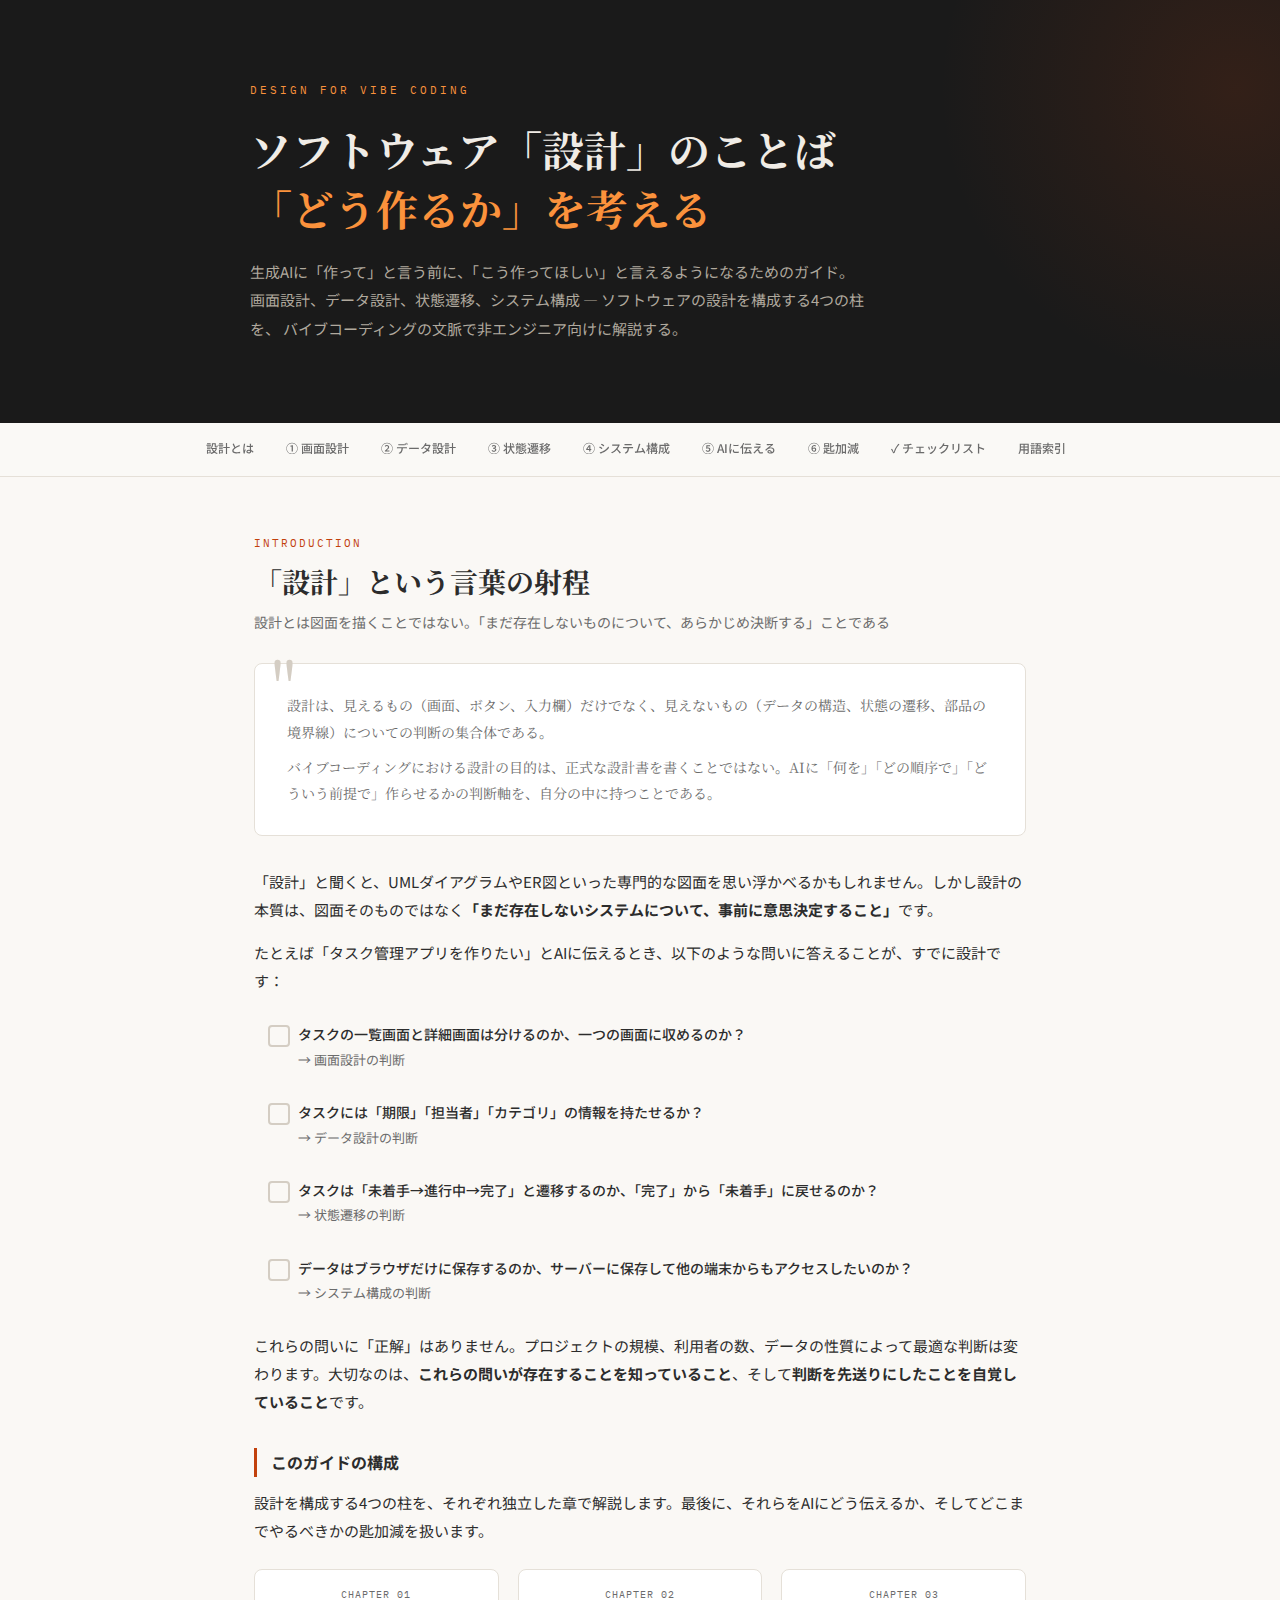
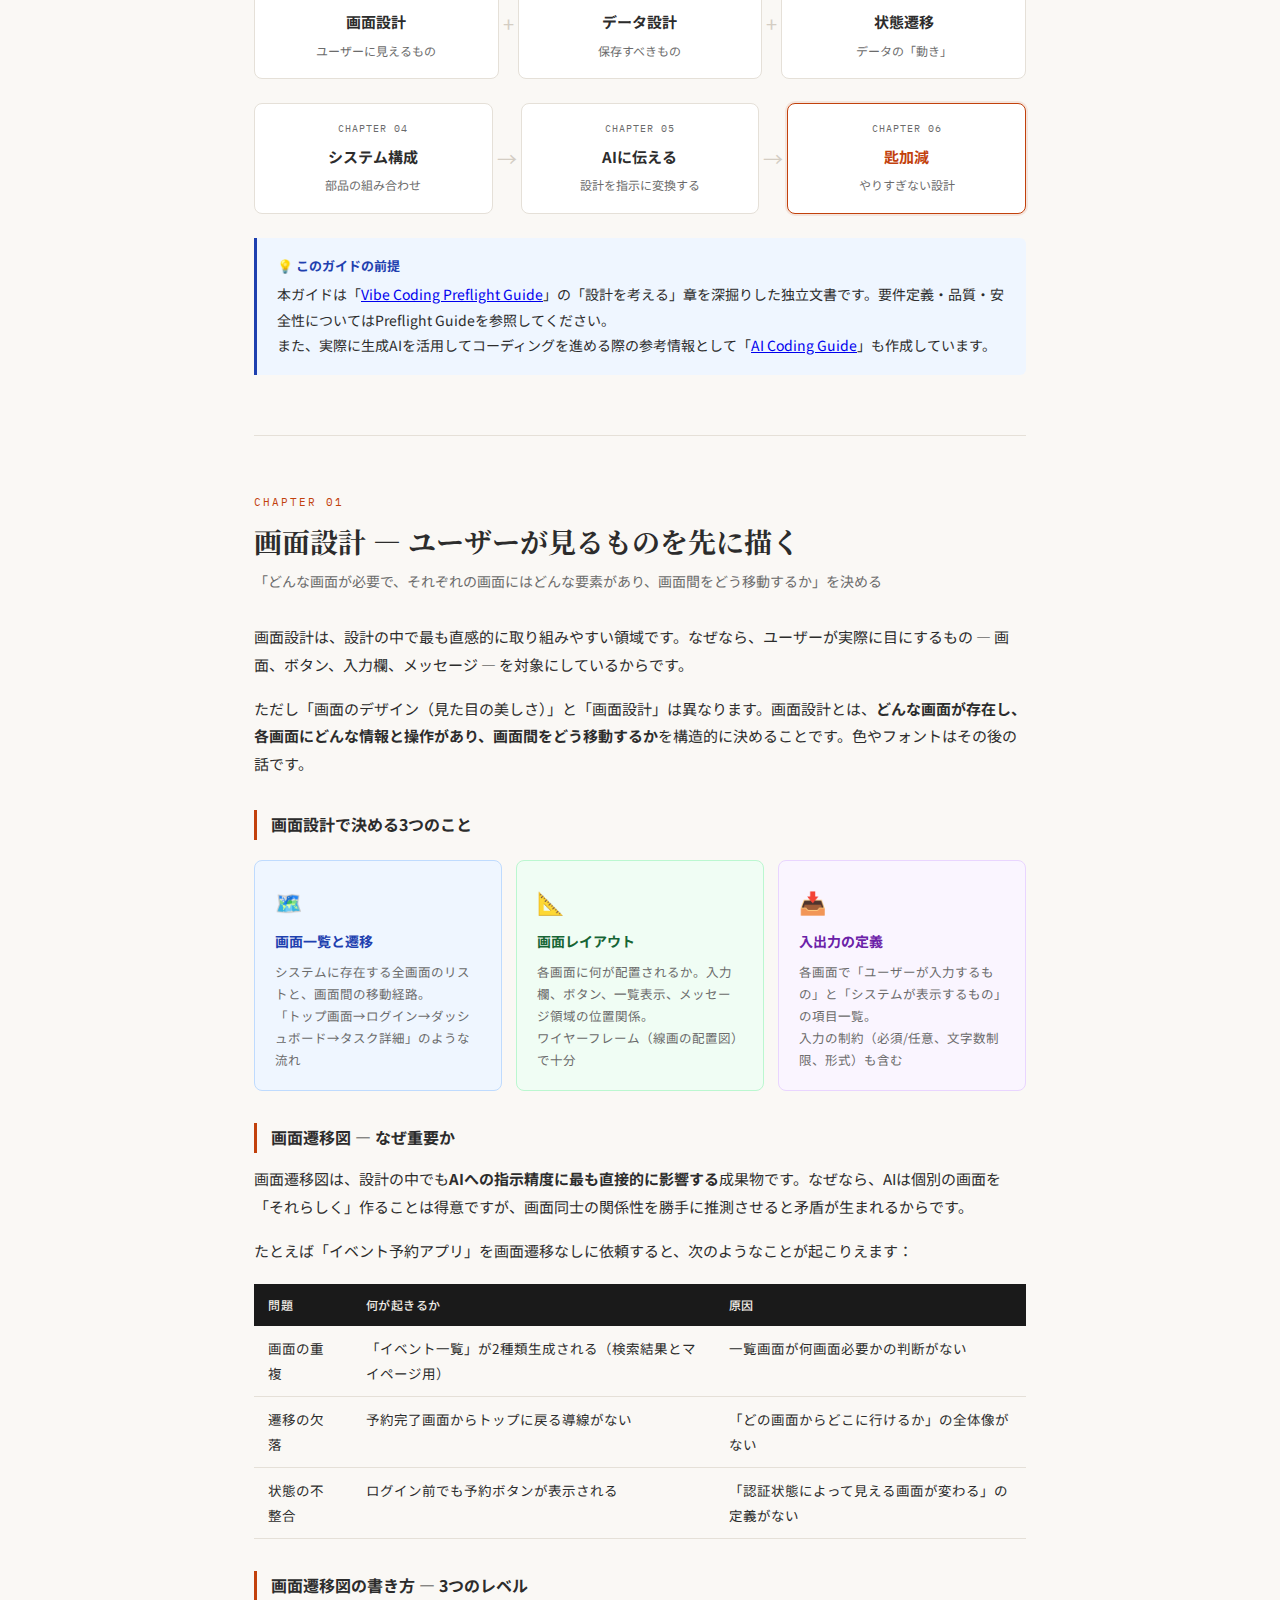
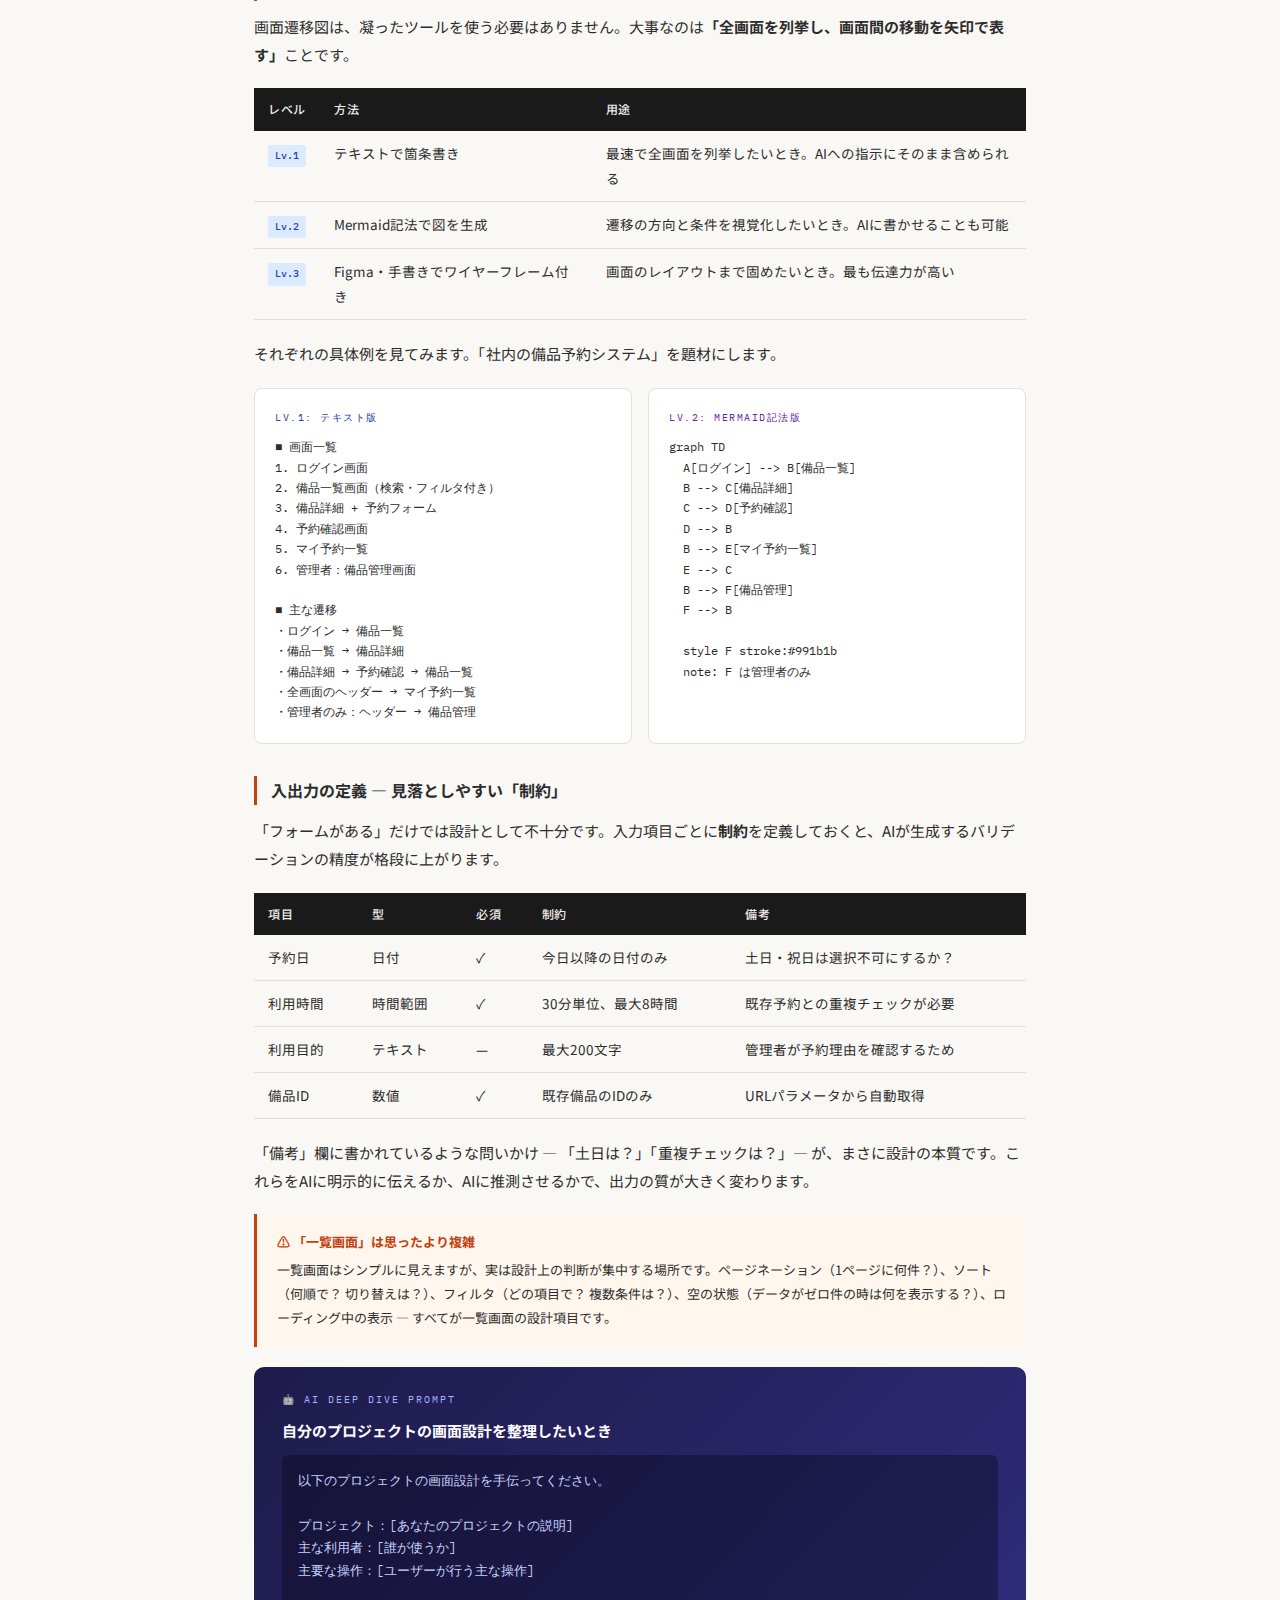
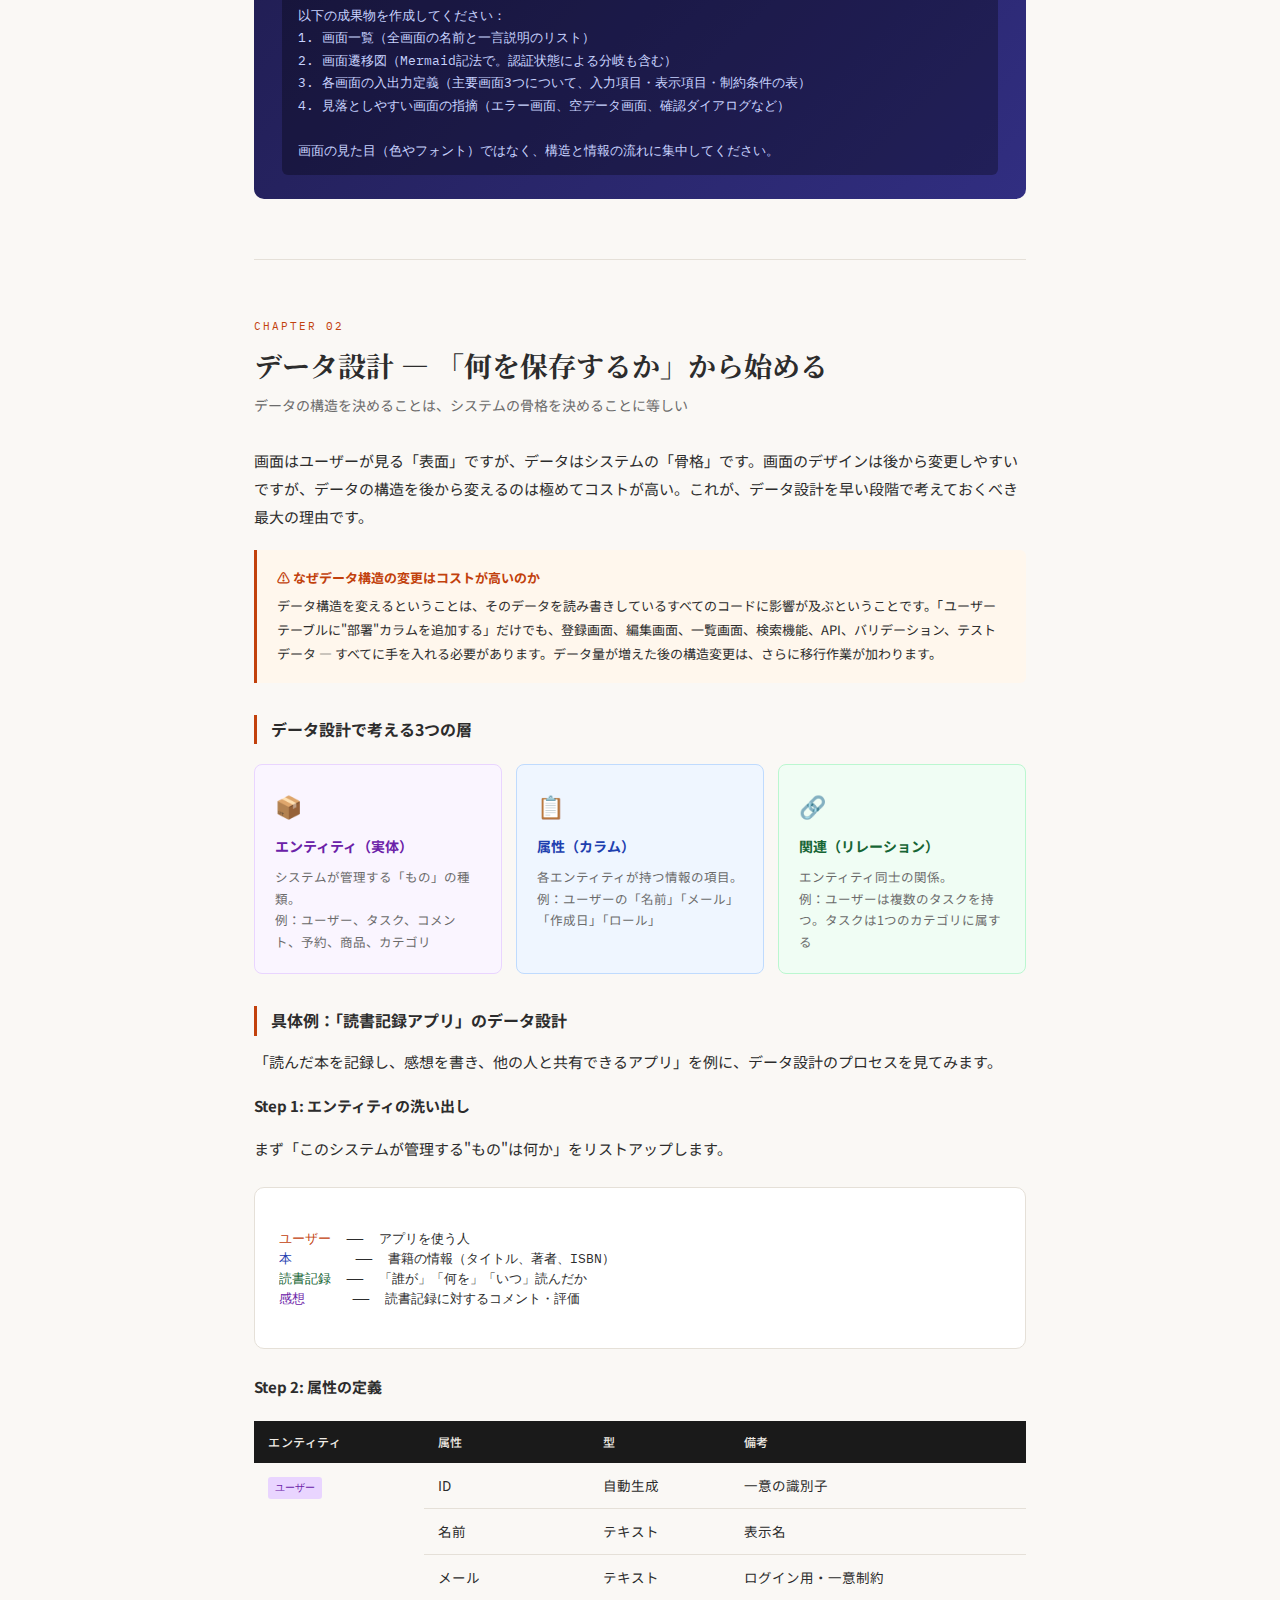
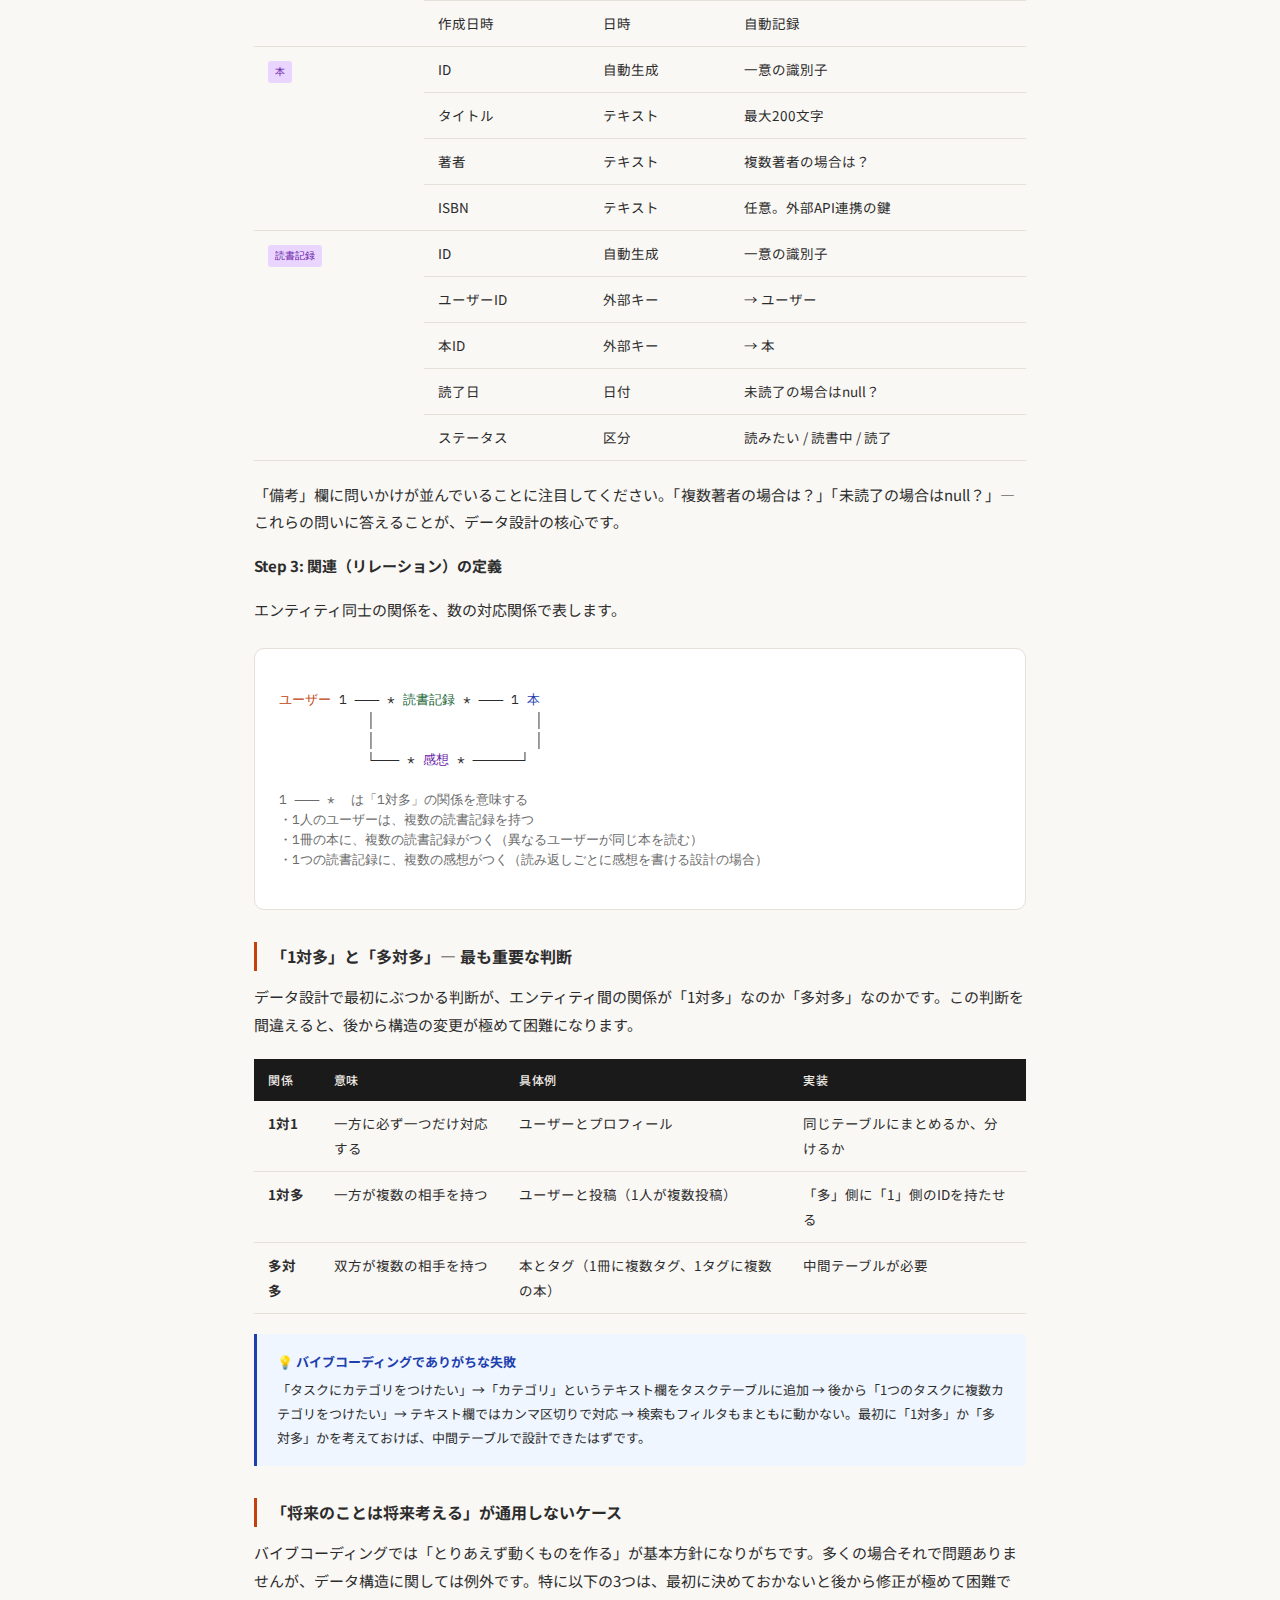
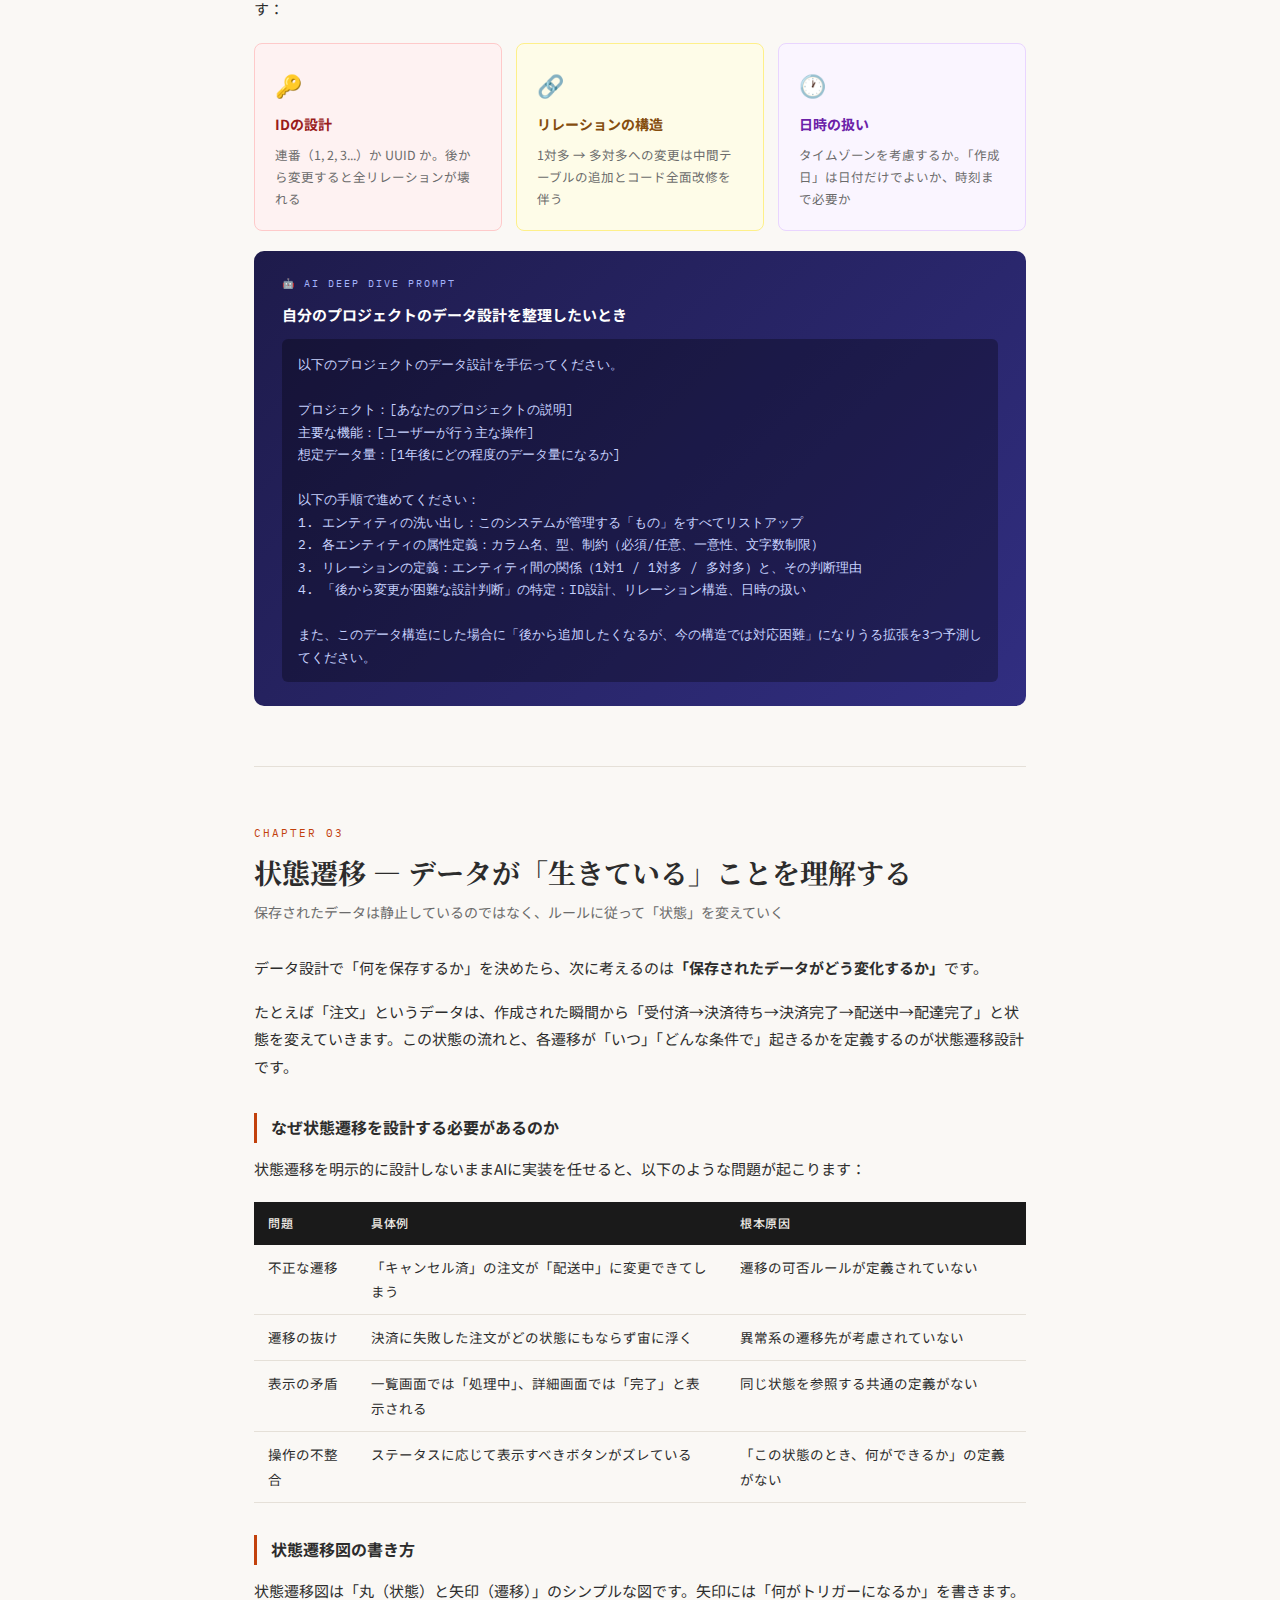
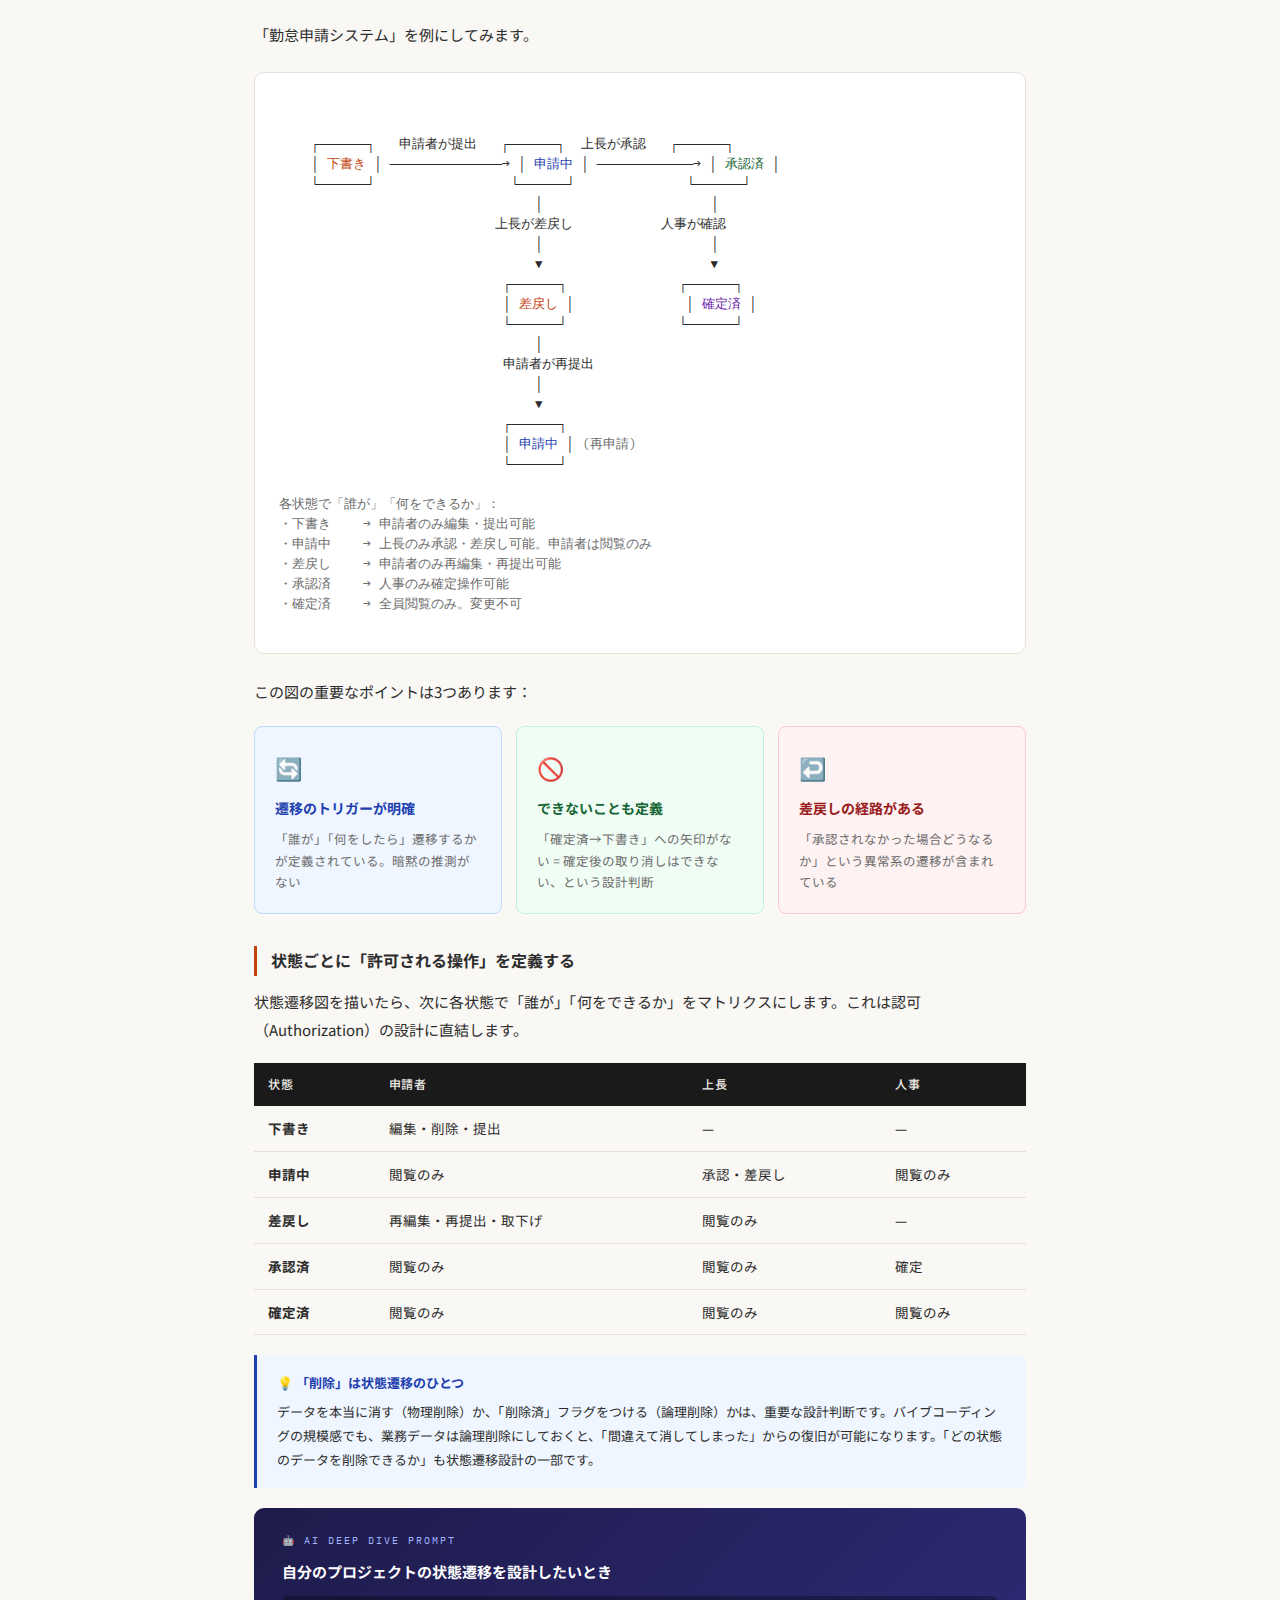
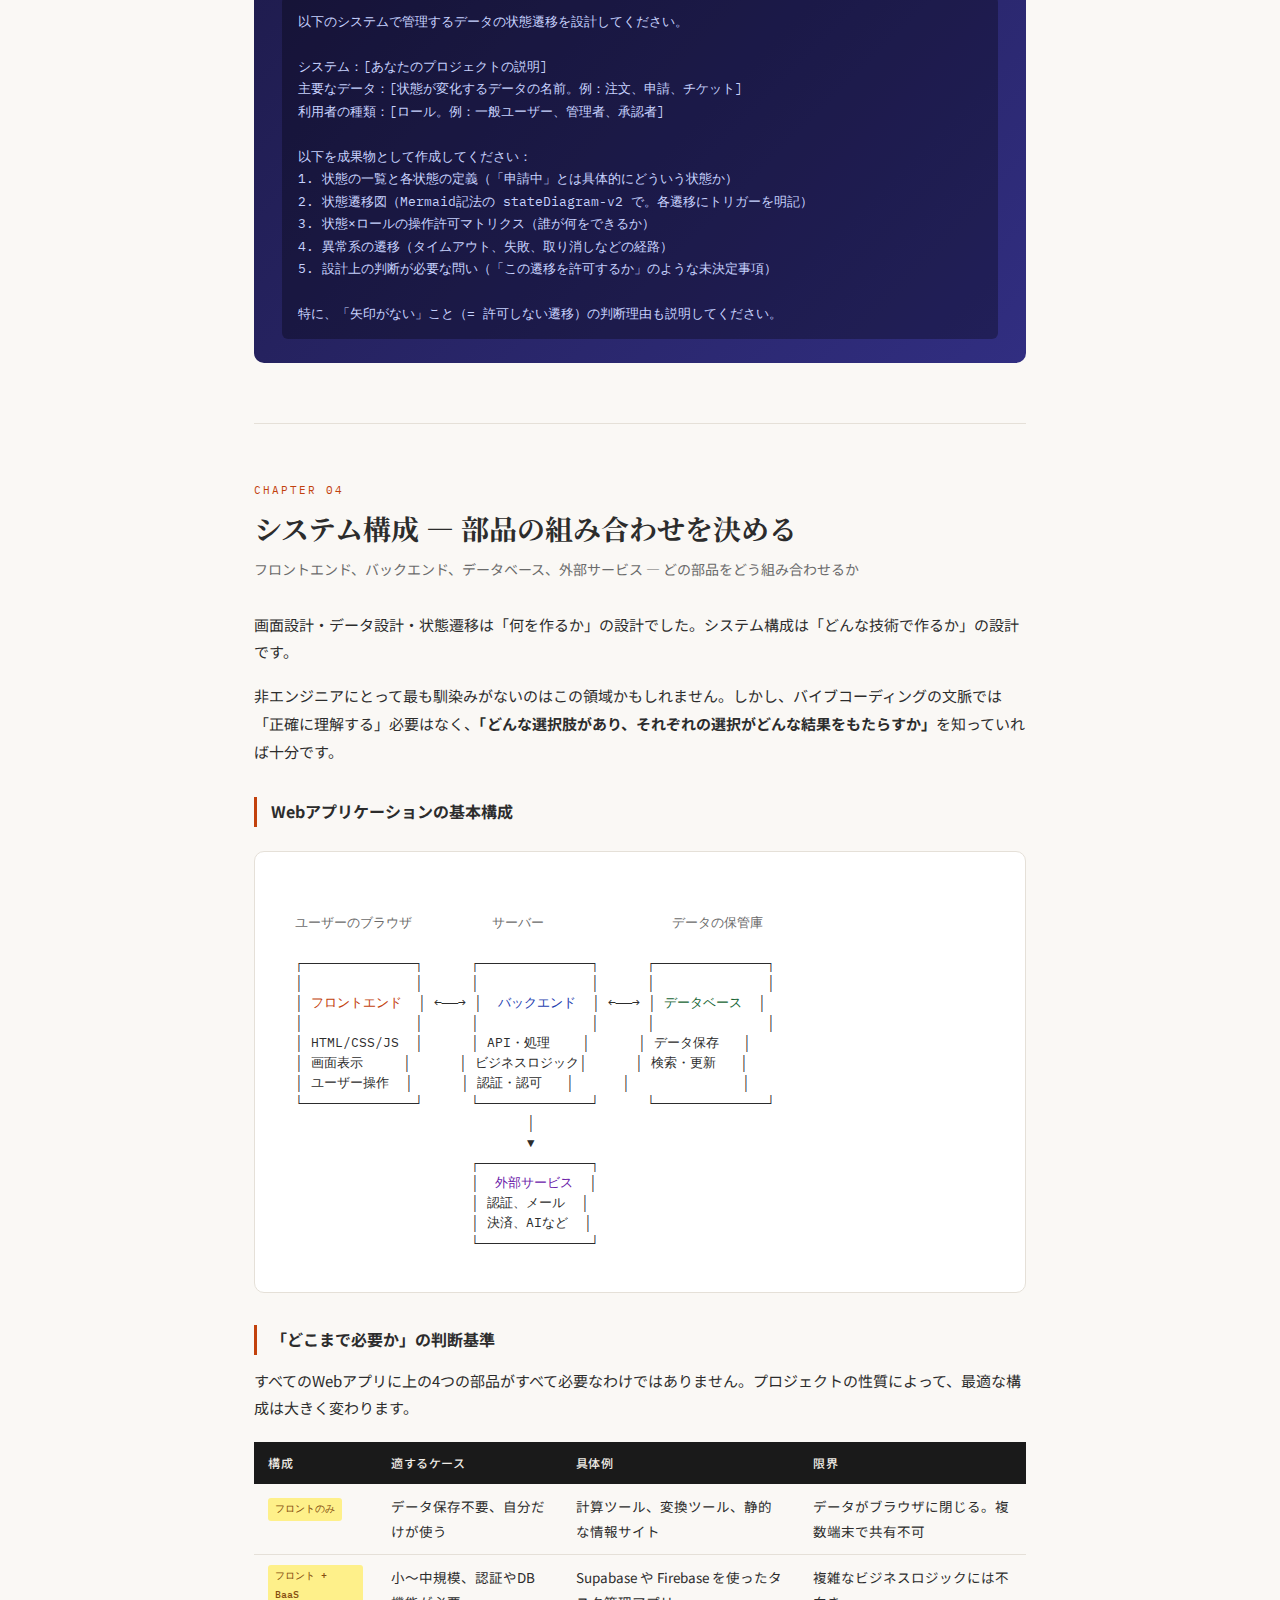
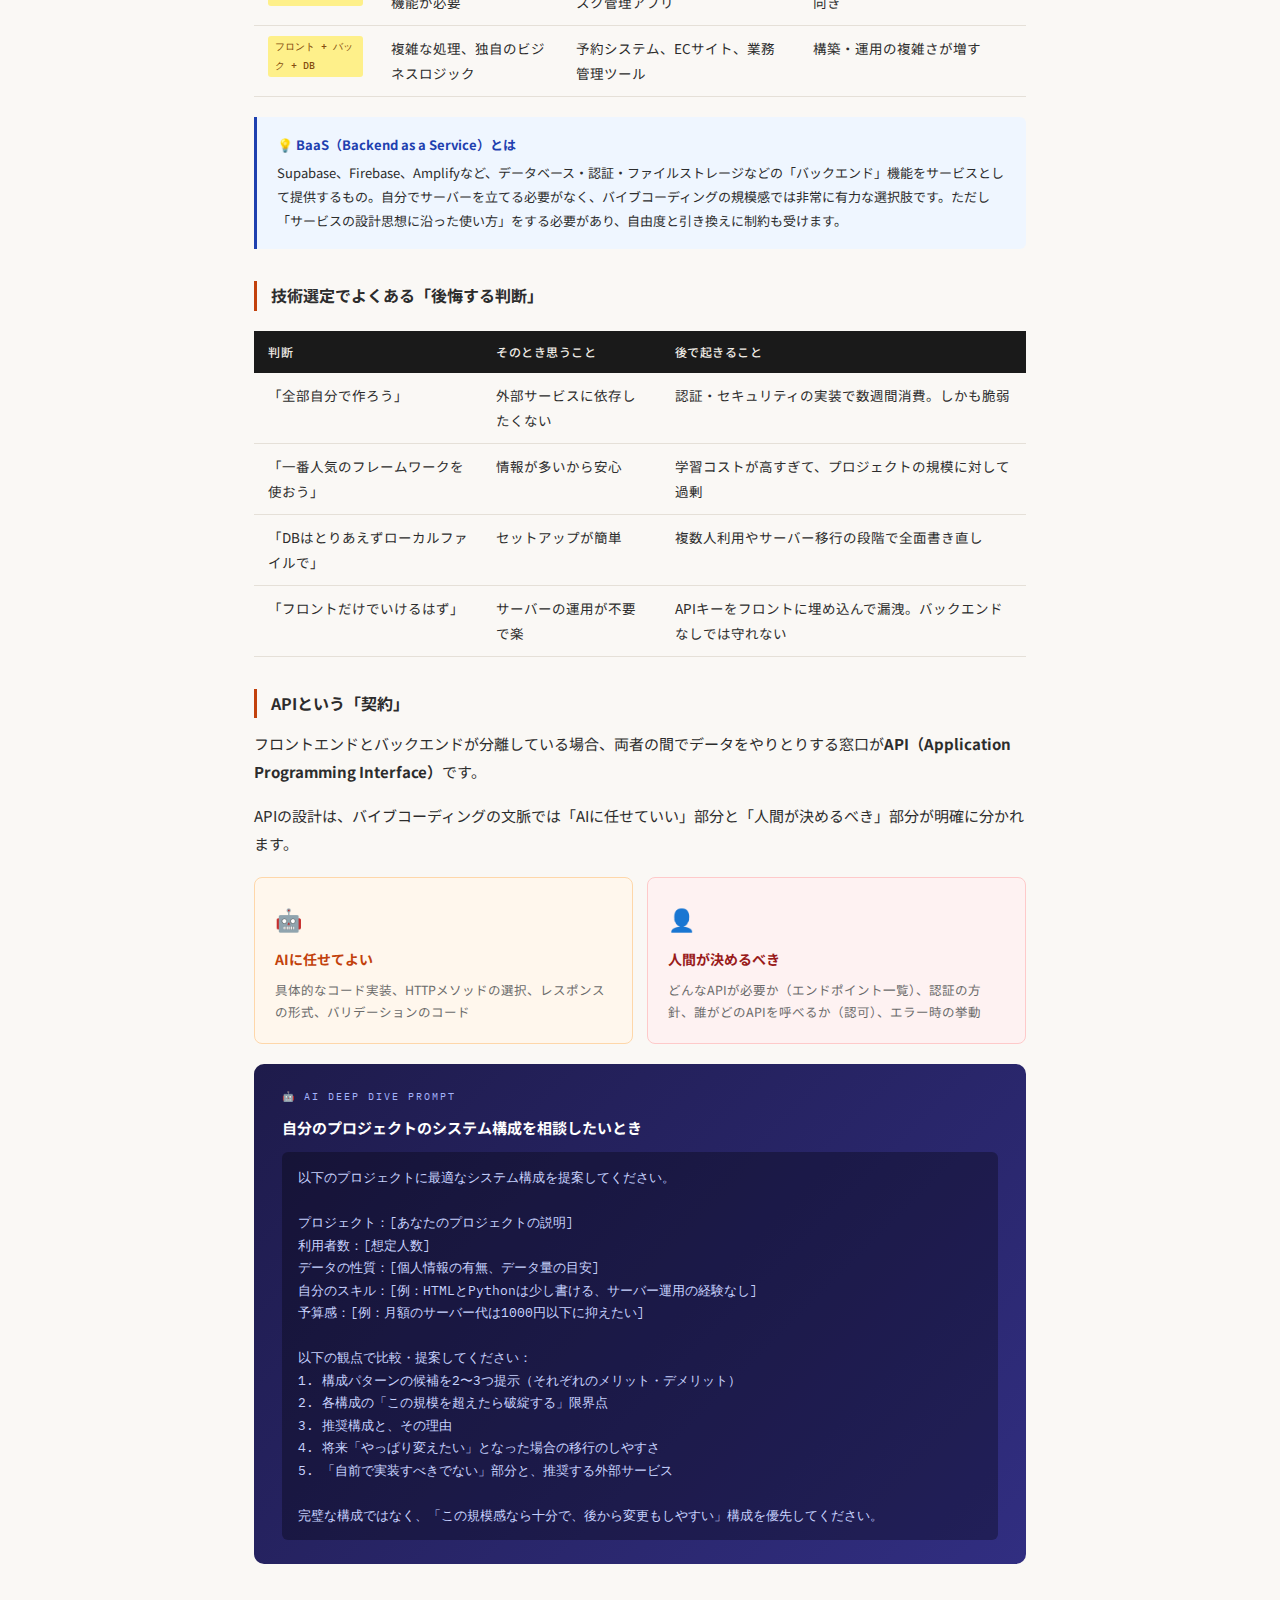
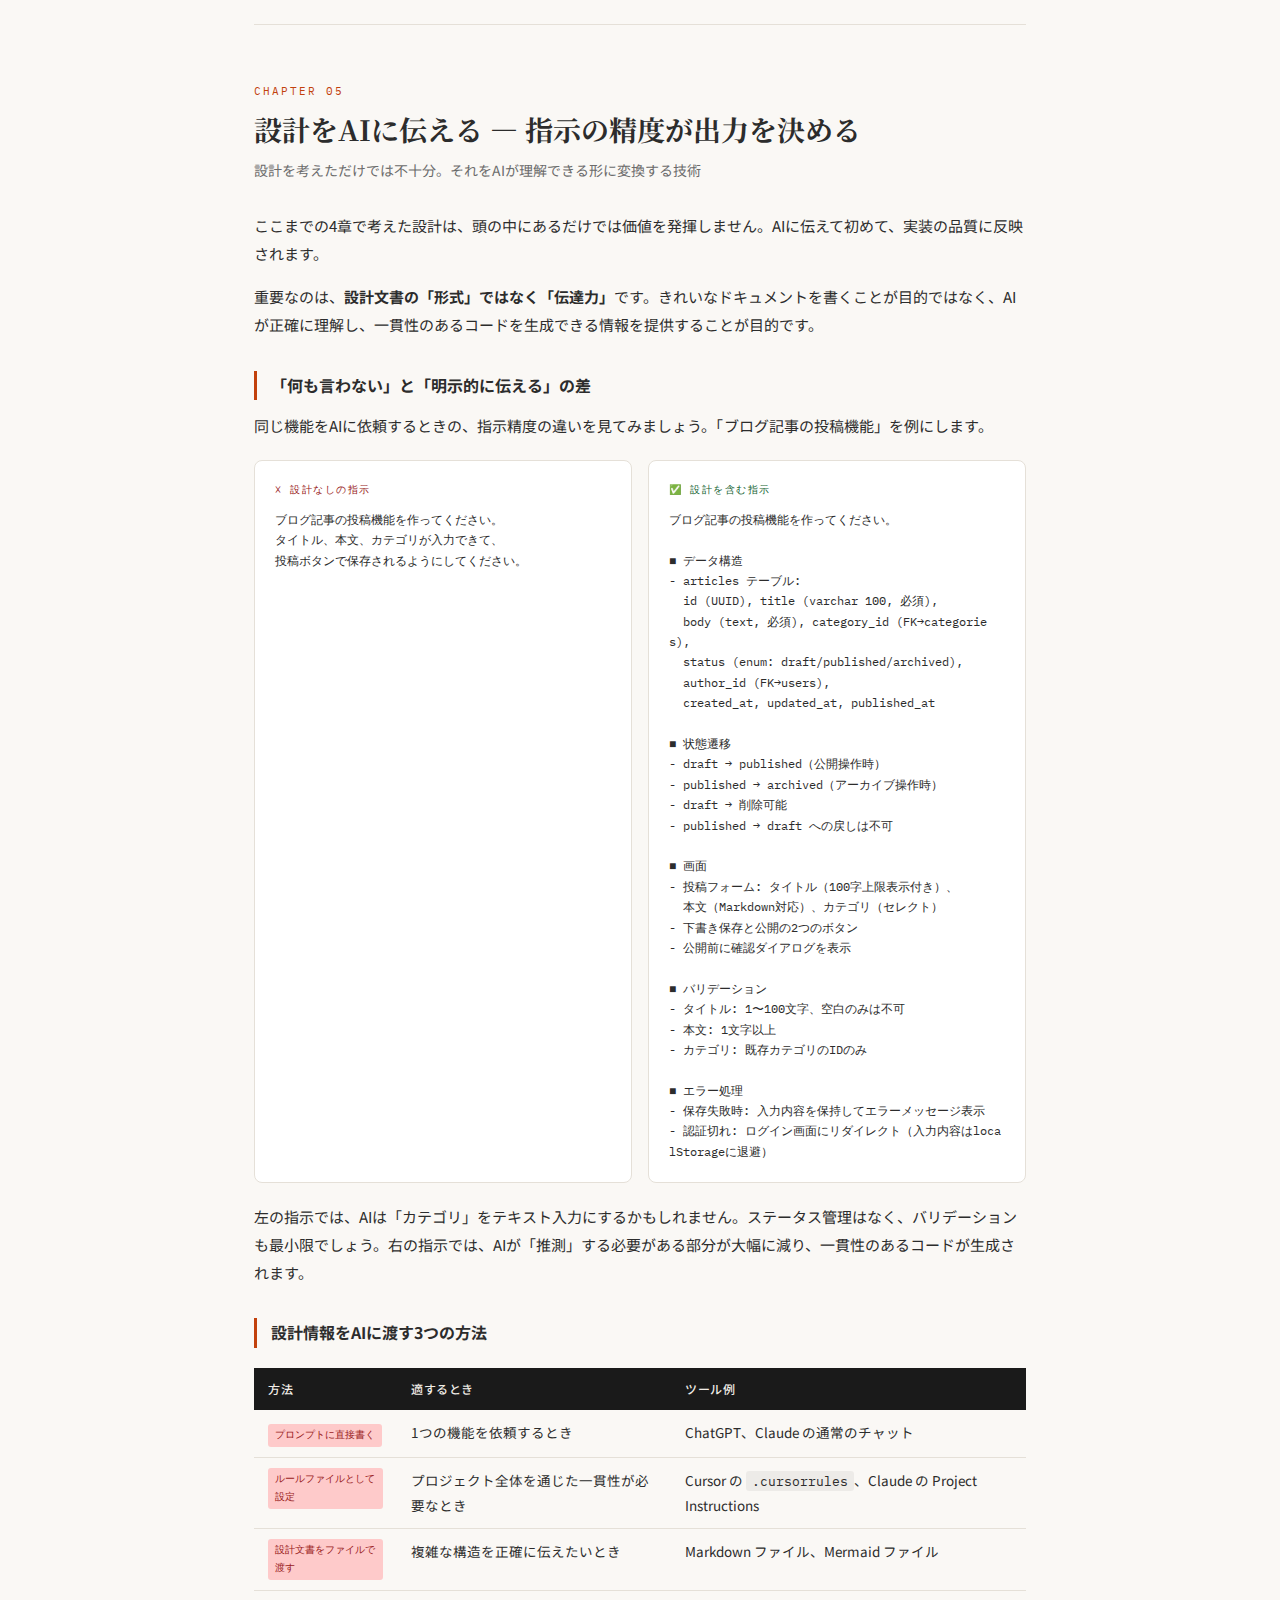
<file: index.html>
<!DOCTYPE html>
<html lang="ja">
<head>
<meta charset="UTF-8">
<meta name="viewport" content="width=device-width, initial-scale=1.0">
<title>ソフトウェア設計のことば — バイブコーディングで「どう作るか」を考えるためのガイド</title>
<meta name="description" content="生成AIでコードを書く前に知っておきたい「設計」の考え方を、非エンジニア向けに解説。画面設計、データ設計、状態遷移、システム構成、設計の伝え方を具体例とともに学ぶ。">
<meta name="theme-color" content="#1a1a1a">
<meta property="og:type" content="website">
<meta property="og:locale" content="ja_JP">
<meta property="og:title" content="ソフトウェア設計のことば — バイブコーディングで「どう作るか」を考えるためのガイド">
<meta property="og:description" content="画面設計・データ設計・状態遷移・システム構成を、バイブコーディングの文脈で非エンジニア向けに解説する学習ガイド。">
<meta property="og:site_name" content="ソフトウェア設計のことば">
<meta property="og:url" content="https://oshirohiroki.github.io/">
<meta property="og:image" content="https://oshirohiroki.github.io/assets/images/ogp-default.svg">
<meta name="twitter:card" content="summary">
<meta name="twitter:title" content="ソフトウェア設計のことば — バイブコーディングで「どう作るか」を考えるためのガイド">
<meta name="twitter:description" content="画面設計・データ設計・状態遷移・システム構成を、バイブコーディングの文脈で非エンジニア向けに解説する学習ガイド。">
<meta name="twitter:image" content="https://oshirohiroki.github.io/assets/images/ogp-default.svg">
<link rel="canonical" href="https://oshirohiroki.github.io/">
<link rel="icon" href="data:image/svg+xml,%3Csvg xmlns='http://www.w3.org/2000/svg' viewBox='0 0 100 100'%3E%3Ctext y='.9em' font-size='90'%3E%F0%9F%93%90%3C/text%3E%3C/svg%3E">
<link rel="preconnect" href="https://fonts.googleapis.com">
<link rel="preconnect" href="https://fonts.gstatic.com" crossorigin>
<link href="https://fonts.googleapis.com/css2?family=Noto+Sans+JP:wght@300;400;500;700;900&family=Noto+Serif+JP:wght@400;700&family=IBM+Plex+Mono:wght@400;500&display=swap" rel="stylesheet">
<link rel="stylesheet" href="assets/css/main.css">
<script src="assets/js/main.js" defer></script>
</head>
<body>

<!-- ═══════════════ Hero ═══════════════ -->
<header class="hero">
  <div class="hero-inner">
    <div class="hero-tag">Design for Vibe Coding</div>
    <h1>ソフトウェア「設計」のことば<br><em>「どう作るか」を考える</em></h1>
    <p class="hero-desc">
      生成AIに「作って」と言う前に、「こう作ってほしい」と言えるようになるためのガイド。<br>
      画面設計、データ設計、状態遷移、システム構成 — ソフトウェアの設計を構成する4つの柱を、
      バイブコーディングの文脈で非エンジニア向けに解説する。
    </p>
  </div>
</header>

<!-- ═══════════════ TOC ═══════════════ -->
<nav class="toc-bar">
  <div class="toc-inner">
    <a href="#intro" class="toc-link">設計とは</a>
    <a href="#screen" class="toc-link">① 画面設計</a>
    <a href="#data" class="toc-link">② データ設計</a>
    <a href="#state" class="toc-link">③ 状態遷移</a>
    <a href="#architecture" class="toc-link">④ システム構成</a>
    <a href="#communicate" class="toc-link">⑤ AIに伝える</a>
    <a href="#calibrate" class="toc-link">⑥ 匙加減</a>
    <a href="#checklist" class="toc-link">✓ チェックリスト</a>
    <a href="#keywords" class="toc-link">用語索引</a>
  </div>
</nav>

<main class="main">

<!-- ═══════════════ Introduction ═══════════════ -->
<section class="section" id="intro">
  <div class="section-num">INTRODUCTION</div>
  <h2>「設計」という言葉の射程</h2>
  <p class="section-subtitle">設計とは図面を描くことではない。「まだ存在しないものについて、あらかじめ決断する」ことである</p>

  <div class="epigraph">
    <p>設計は、見えるもの（画面、ボタン、入力欄）だけでなく、見えないもの（データの構造、状態の遷移、部品の境界線）についての判断の集合体である。</p>
    <p>バイブコーディングにおける設計の目的は、正式な設計書を書くことではない。AIに「何を」「どの順序で」「どういう前提で」作らせるかの判断軸を、自分の中に持つことである。</p>
  </div>

  <p>「設計」と聞くと、UMLダイアグラムやER図といった専門的な図面を思い浮かべるかもしれません。しかし設計の本質は、図面そのものではなく<strong>「まだ存在しないシステムについて、事前に意思決定すること」</strong>です。</p>

  <p>たとえば「タスク管理アプリを作りたい」とAIに伝えるとき、以下のような問いに答えることが、すでに設計です：</p>

  <ul class="checklist">
    <li>
      <span class="q">タスクの一覧画面と詳細画面は分けるのか、一つの画面に収めるのか？</span>
      <span class="hint">→ 画面設計の判断</span>
    </li>
    <li>
      <span class="q">タスクには「期限」「担当者」「カテゴリ」の情報を持たせるか？</span>
      <span class="hint">→ データ設計の判断</span>
    </li>
    <li>
      <span class="q">タスクは「未着手→進行中→完了」と遷移するのか、「完了」から「未着手」に戻せるのか？</span>
      <span class="hint">→ 状態遷移の判断</span>
    </li>
    <li>
      <span class="q">データはブラウザだけに保存するのか、サーバーに保存して他の端末からもアクセスしたいのか？</span>
      <span class="hint">→ システム構成の判断</span>
    </li>
  </ul>

  <p>これらの問いに「正解」はありません。プロジェクトの規模、利用者の数、データの性質によって最適な判断は変わります。大切なのは、<strong>これらの問いが存在することを知っていること</strong>、そして<strong>判断を先送りにしたことを自覚していること</strong>です。</p>

  <h3>このガイドの構成</h3>
  <p>設計を構成する4つの柱を、それぞれ独立した章で解説します。最後に、それらをAIにどう伝えるか、そしてどこまでやるべきかの匙加減を扱います。</p>

  <div class="concept-flow">
    <div class="concept-box">
      <div class="label">CHAPTER 01</div>
      <div class="name">画面設計</div>
      <div class="desc">ユーザーに見えるもの</div>
    </div>
    <div class="concept-arrow">+</div>
    <div class="concept-box">
      <div class="label">CHAPTER 02</div>
      <div class="name">データ設計</div>
      <div class="desc">保存すべきもの</div>
    </div>
    <div class="concept-arrow">+</div>
    <div class="concept-box">
      <div class="label">CHAPTER 03</div>
      <div class="name">状態遷移</div>
      <div class="desc">データの「動き」</div>
    </div>
  </div>
  <div class="concept-flow mt-sm">
    <div class="concept-box">
      <div class="label">CHAPTER 04</div>
      <div class="name">システム構成</div>
      <div class="desc">部品の組み合わせ</div>
    </div>
    <div class="concept-arrow">→</div>
    <div class="concept-box">
      <div class="label">CHAPTER 05</div>
      <div class="name">AIに伝える</div>
      <div class="desc">設計を指示に変換する</div>
    </div>
    <div class="concept-arrow">→</div>
    <div class="concept-box concept-box-accent">
      <div class="label text-accent">CHAPTER 06</div>
      <div class="name text-accent">匙加減</div>
      <div class="desc">やりすぎない設計</div>
    </div>
  </div>

  <div class="callout info">
    <div class="callout-title">💡 このガイドの前提</div>
    本ガイドは「<a href="https://hirokioshiro.github.io/vibe_coding_preflight_guide/" target="_blank" rel="noopener">Vibe Coding Preflight Guide</a>」の「設計を考える」章を深掘りした独立文書です。要件定義・品質・安全性についてはPreflight Guideを参照してください。<br>
    また、実際に生成AIを活用してコーディングを進める際の参考情報として「<a href="https://hirokioshiro.github.io/ai_coding_guide/" target="_blank" rel="noopener">AI Coding Guide</a>」も作成しています。
  </div>
</section>

<!-- ═══════════════ Chapter 1: Screen Design ═══════════════ -->
<section class="section" id="screen">
  <div class="section-num">CHAPTER 01</div>
  <h2>画面設計 — ユーザーが見るものを先に描く</h2>
  <p class="section-subtitle">「どんな画面が必要で、それぞれの画面にはどんな要素があり、画面間をどう移動するか」を決める</p>

  <p>画面設計は、設計の中で最も直感的に取り組みやすい領域です。なぜなら、ユーザーが実際に目にするもの — 画面、ボタン、入力欄、メッセージ — を対象にしているからです。</p>

  <p>ただし「画面のデザイン（見た目の美しさ）」と「画面設計」は異なります。画面設計とは、<strong>どんな画面が存在し、各画面にどんな情報と操作があり、画面間をどう移動するか</strong>を構造的に決めることです。色やフォントはその後の話です。</p>

  <h3>画面設計で決める3つのこと</h3>

  <div class="card-grid">
    <div class="card blue">
      <div class="card-icon">🗺️</div>
      <div class="card-title blue-t">画面一覧と遷移</div>
      <div class="card-desc">
        システムに存在する全画面のリストと、画面間の移動経路。<br>
        「トップ画面→ログイン→ダッシュボード→タスク詳細」のような流れ
      </div>
    </div>
    <div class="card green">
      <div class="card-icon">📐</div>
      <div class="card-title green-t">画面レイアウト</div>
      <div class="card-desc">
        各画面に何が配置されるか。入力欄、ボタン、一覧表示、メッセージ領域の位置関係。<br>
        ワイヤーフレーム（線画の配置図）で十分
      </div>
    </div>
    <div class="card purple">
      <div class="card-icon">📥</div>
      <div class="card-title purple-t">入出力の定義</div>
      <div class="card-desc">
        各画面で「ユーザーが入力するもの」と「システムが表示するもの」の項目一覧。<br>
        入力の制約（必須/任意、文字数制限、形式）も含む
      </div>
    </div>
  </div>

  <h3>画面遷移図 — なぜ重要か</h3>

  <p>画面遷移図は、設計の中でも<strong>AIへの指示精度に最も直接的に影響する</strong>成果物です。なぜなら、AIは個別の画面を「それらしく」作ることは得意ですが、画面同士の関係性を勝手に推測させると矛盾が生まれるからです。</p>

  <p>たとえば「イベント予約アプリ」を画面遷移なしに依頼すると、次のようなことが起こりえます：</p>

  <table class="ref-table">
    <thead>
      <tr><th>問題</th><th>何が起きるか</th><th>原因</th></tr>
    </thead>
    <tbody>
      <tr>
        <td>画面の重複</td>
        <td>「イベント一覧」が2種類生成される（検索結果とマイページ用）</td>
        <td>一覧画面が何画面必要かの判断がない</td>
      </tr>
      <tr>
        <td>遷移の欠落</td>
        <td>予約完了画面からトップに戻る導線がない</td>
        <td>「どの画面からどこに行けるか」の全体像がない</td>
      </tr>
      <tr>
        <td>状態の不整合</td>
        <td>ログイン前でも予約ボタンが表示される</td>
        <td>「認証状態によって見える画面が変わる」の定義がない</td>
      </tr>
    </tbody>
  </table>

  <h3>画面遷移図の書き方 — 3つのレベル</h3>

  <p>画面遷移図は、凝ったツールを使う必要はありません。大事なのは<strong>「全画面を列挙し、画面間の移動を矢印で表す」</strong>ことです。</p>

  <table class="ref-table">
    <thead>
      <tr><th>レベル</th><th>方法</th><th>用途</th></tr>
    </thead>
    <tbody>
      <tr>
        <td><span class="tag tag-screen">Lv.1</span></td>
        <td>テキストで箇条書き</td>
        <td>最速で全画面を列挙したいとき。AIへの指示にそのまま含められる</td>
      </tr>
      <tr>
        <td><span class="tag tag-screen">Lv.2</span></td>
        <td>Mermaid記法で図を生成</td>
        <td>遷移の方向と条件を視覚化したいとき。AIに書かせることも可能</td>
      </tr>
      <tr>
        <td><span class="tag tag-screen">Lv.3</span></td>
        <td>Figma・手書きでワイヤーフレーム付き</td>
        <td>画面のレイアウトまで固めたいとき。最も伝達力が高い</td>
      </tr>
    </tbody>
  </table>

  <p>それぞれの具体例を見てみます。「社内の備品予約システム」を題材にします。</p>

  <div class="compare-grid">
    <div class="compare-box">
      <span class="compare-label text-blue">Lv.1: テキスト版</span>
      <pre>■ 画面一覧
1. ログイン画面
2. 備品一覧画面（検索・フィルタ付き）
3. 備品詳細 + 予約フォーム
4. 予約確認画面
5. マイ予約一覧
6. 管理者：備品管理画面

■ 主な遷移
・ログイン → 備品一覧
・備品一覧 → 備品詳細
・備品詳細 → 予約確認 → 備品一覧
・全画面のヘッダー → マイ予約一覧
・管理者のみ：ヘッダー → 備品管理</pre>
    </div>
    <div class="compare-box">
      <span class="compare-label text-purple">Lv.2: Mermaid記法版</span>
      <pre>graph TD
  A[ログイン] --> B[備品一覧]
  B --> C[備品詳細]
  C --> D[予約確認]
  D --> B
  B --> E[マイ予約一覧]
  E --> C
  B --> F[備品管理]
  F --> B

  style F stroke:#991b1b
  note: F は管理者のみ</pre>
    </div>
  </div>

  <h3>入出力の定義 — 見落としやすい「制約」</h3>

  <p>「フォームがある」だけでは設計として不十分です。入力項目ごとに<strong>制約</strong>を定義しておくと、AIが生成するバリデーションの精度が格段に上がります。</p>

  <table class="ref-table">
    <thead>
      <tr><th>項目</th><th>型</th><th>必須</th><th>制約</th><th>備考</th></tr>
    </thead>
    <tbody>
      <tr>
        <td>予約日</td>
        <td>日付</td>
        <td>✓</td>
        <td>今日以降の日付のみ</td>
        <td>土日・祝日は選択不可にするか？</td>
      </tr>
      <tr>
        <td>利用時間</td>
        <td>時間範囲</td>
        <td>✓</td>
        <td>30分単位、最大8時間</td>
        <td>既存予約との重複チェックが必要</td>
      </tr>
      <tr>
        <td>利用目的</td>
        <td>テキスト</td>
        <td>—</td>
        <td>最大200文字</td>
        <td>管理者が予約理由を確認するため</td>
      </tr>
      <tr>
        <td>備品ID</td>
        <td>数値</td>
        <td>✓</td>
        <td>既存備品のIDのみ</td>
        <td>URLパラメータから自動取得</td>
      </tr>
    </tbody>
  </table>

  <p>「備考」欄に書かれているような問いかけ — 「土日は？」「重複チェックは？」— が、まさに設計の本質です。これらをAIに明示的に伝えるか、AIに推測させるかで、出力の質が大きく変わります。</p>

  <div class="callout warn">
    <div class="callout-title">⚠ 「一覧画面」は思ったより複雑</div>
    <p class="text-sm mb-0">
      一覧画面はシンプルに見えますが、実は設計上の判断が集中する場所です。ページネーション（1ページに何件？）、ソート（何順で？ 切り替えは？）、フィルタ（どの項目で？ 複数条件は？）、空の状態（データがゼロ件の時は何を表示する？）、ローディング中の表示 — すべてが一覧画面の設計項目です。
    </p>
  </div>

  <div class="deepdive">
    <div class="dd-label">🤖 AI DEEP DIVE PROMPT</div>
    <div class="dd-title">自分のプロジェクトの画面設計を整理したいとき</div>
    <code>以下のプロジェクトの画面設計を手伝ってください。

プロジェクト：[あなたのプロジェクトの説明]
主な利用者：[誰が使うか]
主要な操作：[ユーザーが行う主な操作]

以下の成果物を作成してください：
1. 画面一覧（全画面の名前と一言説明のリスト）
2. 画面遷移図（Mermaid記法で。認証状態による分岐も含む）
3. 各画面の入出力定義（主要画面3つについて、入力項目・表示項目・制約条件の表）
4. 見落としやすい画面の指摘（エラー画面、空データ画面、確認ダイアログなど）

画面の見た目（色やフォント）ではなく、構造と情報の流れに集中してください。</code>
  </div>
</section>

<!-- ═══════════════ Chapter 2: Data Design ═══════════════ -->
<section class="section" id="data">
  <div class="section-num">CHAPTER 02</div>
  <h2>データ設計 — 「何を保存するか」から始める</h2>
  <p class="section-subtitle">データの構造を決めることは、システムの骨格を決めることに等しい</p>

  <p>画面はユーザーが見る「表面」ですが、データはシステムの「骨格」です。画面のデザインは後から変更しやすいですが、データの構造を後から変えるのは極めてコストが高い。これが、データ設計を早い段階で考えておくべき最大の理由です。</p>

  <div class="callout warn">
    <div class="callout-title">⚠ なぜデータ構造の変更はコストが高いのか</div>
    <p class="text-sm mb-0">
      データ構造を変えるということは、そのデータを読み書きしているすべてのコードに影響が及ぶということです。「ユーザーテーブルに"部署"カラムを追加する」だけでも、登録画面、編集画面、一覧画面、検索機能、API、バリデーション、テストデータ — すべてに手を入れる必要があります。データ量が増えた後の構造変更は、さらに移行作業が加わります。
    </p>
  </div>

  <h3>データ設計で考える3つの層</h3>

  <div class="card-grid">
    <div class="card purple">
      <div class="card-icon">📦</div>
      <div class="card-title purple-t">エンティティ（実体）</div>
      <div class="card-desc">
        システムが管理する「もの」の種類。<br>
        例：ユーザー、タスク、コメント、予約、商品、カテゴリ
      </div>
    </div>
    <div class="card blue">
      <div class="card-icon">📋</div>
      <div class="card-title blue-t">属性（カラム）</div>
      <div class="card-desc">
        各エンティティが持つ情報の項目。<br>
        例：ユーザーの「名前」「メール」「作成日」「ロール」
      </div>
    </div>
    <div class="card green">
      <div class="card-icon">🔗</div>
      <div class="card-title green-t">関連（リレーション）</div>
      <div class="card-desc">
        エンティティ同士の関係。<br>
        例：ユーザーは複数のタスクを持つ。タスクは1つのカテゴリに属する
      </div>
    </div>
  </div>

  <h3>具体例：「読書記録アプリ」のデータ設計</h3>

  <p>「読んだ本を記録し、感想を書き、他の人と共有できるアプリ」を例に、データ設計のプロセスを見てみます。</p>

  <p><strong>Step 1: エンティティの洗い出し</strong></p>
  <p>まず「このシステムが管理する"もの"は何か」をリストアップします。</p>

  <div class="diagram-wrap">
    <div class="text-diagram"><span class="hl">ユーザー</span>  ──  アプリを使う人
<span class="blue">本</span>        ──  書籍の情報（タイトル、著者、ISBN）
<span class="green">読書記録</span>  ──  「誰が」「何を」「いつ」読んだか
<span class="purple">感想</span>      ──  読書記録に対するコメント・評価</div>
  </div>

  <p><strong>Step 2: 属性の定義</strong></p>

  <table class="ref-table">
    <thead>
      <tr><th>エンティティ</th><th>属性</th><th>型</th><th>備考</th></tr>
    </thead>
    <tbody>
      <tr>
        <td rowspan="4"><span class="tag tag-data">ユーザー</span></td>
        <td>ID</td><td>自動生成</td><td>一意の識別子</td>
      </tr>
      <tr><td>名前</td><td>テキスト</td><td>表示名</td></tr>
      <tr><td>メール</td><td>テキスト</td><td>ログイン用・一意制約</td></tr>
      <tr><td>作成日時</td><td>日時</td><td>自動記録</td></tr>
      <tr>
        <td rowspan="4"><span class="tag tag-data">本</span></td>
        <td>ID</td><td>自動生成</td><td>一意の識別子</td>
      </tr>
      <tr><td>タイトル</td><td>テキスト</td><td>最大200文字</td></tr>
      <tr><td>著者</td><td>テキスト</td><td>複数著者の場合は？</td></tr>
      <tr><td>ISBN</td><td>テキスト</td><td>任意。外部API連携の鍵</td></tr>
      <tr>
        <td rowspan="5"><span class="tag tag-data">読書記録</span></td>
        <td>ID</td><td>自動生成</td><td>一意の識別子</td>
      </tr>
      <tr><td>ユーザーID</td><td>外部キー</td><td>→ ユーザー</td></tr>
      <tr><td>本ID</td><td>外部キー</td><td>→ 本</td></tr>
      <tr><td>読了日</td><td>日付</td><td>未読了の場合はnull？</td></tr>
      <tr><td>ステータス</td><td>区分</td><td>読みたい / 読書中 / 読了</td></tr>
    </tbody>
  </table>

  <p>「備考」欄に問いかけが並んでいることに注目してください。「複数著者の場合は？」「未読了の場合はnull？」— これらの問いに答えることが、データ設計の核心です。</p>

  <p><strong>Step 3: 関連（リレーション）の定義</strong></p>
  <p>エンティティ同士の関係を、数の対応関係で表します。</p>

  <div class="diagram-wrap">
    <div class="text-diagram"><span class="hl">ユーザー</span> 1 ─── * <span class="green">読書記録</span> * ─── 1 <span class="blue">本</span>
           │                    │
           │                    │
           └─── * <span class="purple">感想</span> * ──────┘

<span class="dim">1 ─── *  は「1対多」の関係を意味する
・1人のユーザーは、複数の読書記録を持つ
・1冊の本に、複数の読書記録がつく（異なるユーザーが同じ本を読む）
・1つの読書記録に、複数の感想がつく（読み返しごとに感想を書ける設計の場合）</span></div>
  </div>

  <h3>「1対多」と「多対多」— 最も重要な判断</h3>

  <p>データ設計で最初にぶつかる判断が、エンティティ間の関係が「1対多」なのか「多対多」なのかです。この判断を間違えると、後から構造の変更が極めて困難になります。</p>

  <table class="ref-table">
    <thead>
      <tr><th>関係</th><th>意味</th><th>具体例</th><th>実装</th></tr>
    </thead>
    <tbody>
      <tr>
        <td><strong>1対1</strong></td>
        <td>一方に必ず一つだけ対応する</td>
        <td>ユーザーとプロフィール</td>
        <td>同じテーブルにまとめるか、分けるか</td>
      </tr>
      <tr>
        <td><strong>1対多</strong></td>
        <td>一方が複数の相手を持つ</td>
        <td>ユーザーと投稿（1人が複数投稿）</td>
        <td>「多」側に「1」側のIDを持たせる</td>
      </tr>
      <tr>
        <td><strong>多対多</strong></td>
        <td>双方が複数の相手を持つ</td>
        <td>本とタグ（1冊に複数タグ、1タグに複数の本）</td>
        <td>中間テーブルが必要</td>
      </tr>
    </tbody>
  </table>

  <div class="callout info">
    <div class="callout-title">💡 バイブコーディングでありがちな失敗</div>
    <p class="text-sm mb-0">
      「タスクにカテゴリをつけたい」→「カテゴリ」というテキスト欄をタスクテーブルに追加 → 後から「1つのタスクに複数カテゴリをつけたい」→ テキスト欄ではカンマ区切りで対応 → 検索もフィルタもまともに動かない。最初に「1対多」か「多対多」かを考えておけば、中間テーブルで設計できたはずです。
    </p>
  </div>

  <h3>「将来のことは将来考える」が通用しないケース</h3>

  <p>バイブコーディングでは「とりあえず動くものを作る」が基本方針になりがちです。多くの場合それで問題ありませんが、データ構造に関しては例外です。特に以下の3つは、最初に決めておかないと後から修正が極めて困難です：</p>

  <div class="card-grid">
    <div class="card red">
      <div class="card-icon">🔑</div>
      <div class="card-title red-t">IDの設計</div>
      <div class="card-desc">連番（1, 2, 3...）か UUID か。後から変更すると全リレーションが壊れる</div>
    </div>
    <div class="card yellow">
      <div class="card-icon">🔗</div>
      <div class="card-title yellow-t">リレーションの構造</div>
      <div class="card-desc">1対多 → 多対多への変更は中間テーブルの追加とコード全面改修を伴う</div>
    </div>
    <div class="card purple">
      <div class="card-icon">🕐</div>
      <div class="card-title purple-t">日時の扱い</div>
      <div class="card-desc">タイムゾーンを考慮するか。「作成日」は日付だけでよいか、時刻まで必要か</div>
    </div>
  </div>

  <div class="deepdive">
    <div class="dd-label">🤖 AI DEEP DIVE PROMPT</div>
    <div class="dd-title">自分のプロジェクトのデータ設計を整理したいとき</div>
    <code>以下のプロジェクトのデータ設計を手伝ってください。

プロジェクト：[あなたのプロジェクトの説明]
主要な機能：[ユーザーが行う主な操作]
想定データ量：[1年後にどの程度のデータ量になるか]

以下の手順で進めてください：
1. エンティティの洗い出し：このシステムが管理する「もの」をすべてリストアップ
2. 各エンティティの属性定義：カラム名、型、制約（必須/任意、一意性、文字数制限）
3. リレーションの定義：エンティティ間の関係（1対1 / 1対多 / 多対多）と、その判断理由
4. 「後から変更が困難な設計判断」の特定：ID設計、リレーション構造、日時の扱い

また、このデータ構造にした場合に「後から追加したくなるが、今の構造では対応困難」になりうる拡張を3つ予測してください。</code>
  </div>
</section>

<!-- ═══════════════ Chapter 3: State Transition ═══════════════ -->
<section class="section" id="state">
  <div class="section-num">CHAPTER 03</div>
  <h2>状態遷移 — データが「生きている」ことを理解する</h2>
  <p class="section-subtitle">保存されたデータは静止しているのではなく、ルールに従って「状態」を変えていく</p>

  <p>データ設計で「何を保存するか」を決めたら、次に考えるのは<strong>「保存されたデータがどう変化するか」</strong>です。</p>

  <p>たとえば「注文」というデータは、作成された瞬間から「受付済→決済待ち→決済完了→配送中→配達完了」と状態を変えていきます。この状態の流れと、各遷移が「いつ」「どんな条件で」起きるかを定義するのが状態遷移設計です。</p>

  <h3>なぜ状態遷移を設計する必要があるのか</h3>

  <p>状態遷移を明示的に設計しないままAIに実装を任せると、以下のような問題が起こります：</p>

  <table class="ref-table">
    <thead>
      <tr><th>問題</th><th>具体例</th><th>根本原因</th></tr>
    </thead>
    <tbody>
      <tr>
        <td>不正な遷移</td>
        <td>「キャンセル済」の注文が「配送中」に変更できてしまう</td>
        <td>遷移の可否ルールが定義されていない</td>
      </tr>
      <tr>
        <td>遷移の抜け</td>
        <td>決済に失敗した注文がどの状態にもならず宙に浮く</td>
        <td>異常系の遷移先が考慮されていない</td>
      </tr>
      <tr>
        <td>表示の矛盾</td>
        <td>一覧画面では「処理中」、詳細画面では「完了」と表示される</td>
        <td>同じ状態を参照する共通の定義がない</td>
      </tr>
      <tr>
        <td>操作の不整合</td>
        <td>ステータスに応じて表示すべきボタンがズレている</td>
        <td>「この状態のとき、何ができるか」の定義がない</td>
      </tr>
    </tbody>
  </table>

  <h3>状態遷移図の書き方</h3>

  <p>状態遷移図は「丸（状態）と矢印（遷移）」のシンプルな図です。矢印には「何がトリガーになるか」を書きます。</p>

  <p>「勤怠申請システム」を例にしてみます。</p>

  <div class="diagram-wrap">
    <div class="text-diagram">
    ┌──────┐   申請者が提出   ┌──────┐  上長が承認   ┌──────┐
    │<span class="hl"> 下書き </span>│ ──────────────→ │<span class="blue"> 申請中 </span>│ ────────────→ │<span class="green"> 承認済 </span>│
    └──────┘                 └──────┘              └──────┘
                                │                     │
                           上長が差戻し           人事が確認
                                │                     │
                                ▼                     ▼
                            ┌──────┐              ┌──────┐
                            │<span class="hl"> 差戻し </span>│              │<span class="purple"> 確定済 </span>│
                            └──────┘              └──────┘
                                │
                            申請者が再提出
                                │
                                ▼
                            ┌──────┐
                            │<span class="blue"> 申請中 </span>│<span class="dim"> (再申請)</span>
                            └──────┘

<span class="dim">各状態で「誰が」「何をできるか」：</span>
<span class="dim">・下書き    → 申請者のみ編集・提出可能</span>
<span class="dim">・申請中    → 上長のみ承認・差戻し可能。申請者は閲覧のみ</span>
<span class="dim">・差戻し    → 申請者のみ再編集・再提出可能</span>
<span class="dim">・承認済    → 人事のみ確定操作可能</span>
<span class="dim">・確定済    → 全員閲覧のみ。変更不可</span></div>
  </div>

  <p>この図の重要なポイントは3つあります：</p>

  <div class="card-grid">
    <div class="card blue">
      <div class="card-icon">🔄</div>
      <div class="card-title blue-t">遷移のトリガーが明確</div>
      <div class="card-desc">「誰が」「何をしたら」遷移するかが定義されている。暗黙の推測がない</div>
    </div>
    <div class="card green">
      <div class="card-icon">🚫</div>
      <div class="card-title green-t">できないことも定義</div>
      <div class="card-desc">「確定済→下書き」への矢印がない = 確定後の取り消しはできない、という設計判断</div>
    </div>
    <div class="card red">
      <div class="card-icon">↩️</div>
      <div class="card-title red-t">差戻しの経路がある</div>
      <div class="card-desc">「承認されなかった場合どうなるか」という異常系の遷移が含まれている</div>
    </div>
  </div>

  <h3>状態ごとに「許可される操作」を定義する</h3>

  <p>状態遷移図を描いたら、次に各状態で「誰が」「何をできるか」をマトリクスにします。これは認可（Authorization）の設計に直結します。</p>

  <table class="ref-table">
    <thead>
      <tr><th>状態</th><th>申請者</th><th>上長</th><th>人事</th></tr>
    </thead>
    <tbody>
      <tr>
        <td><strong>下書き</strong></td>
        <td>編集・削除・提出</td>
        <td>—</td>
        <td>—</td>
      </tr>
      <tr>
        <td><strong>申請中</strong></td>
        <td>閲覧のみ</td>
        <td>承認・差戻し</td>
        <td>閲覧のみ</td>
      </tr>
      <tr>
        <td><strong>差戻し</strong></td>
        <td>再編集・再提出・取下げ</td>
        <td>閲覧のみ</td>
        <td>—</td>
      </tr>
      <tr>
        <td><strong>承認済</strong></td>
        <td>閲覧のみ</td>
        <td>閲覧のみ</td>
        <td>確定</td>
      </tr>
      <tr>
        <td><strong>確定済</strong></td>
        <td>閲覧のみ</td>
        <td>閲覧のみ</td>
        <td>閲覧のみ</td>
      </tr>
    </tbody>
  </table>

  <div class="callout info">
    <div class="callout-title">💡 「削除」は状態遷移のひとつ</div>
    <p class="text-sm mb-0">
      データを本当に消す（物理削除）か、「削除済」フラグをつける（論理削除）かは、重要な設計判断です。バイブコーディングの規模感でも、業務データは論理削除にしておくと、「間違えて消してしまった」からの復旧が可能になります。「どの状態のデータを削除できるか」も状態遷移設計の一部です。
    </p>
  </div>

  <div class="deepdive">
    <div class="dd-label">🤖 AI DEEP DIVE PROMPT</div>
    <div class="dd-title">自分のプロジェクトの状態遷移を設計したいとき</div>
    <code>以下のシステムで管理するデータの状態遷移を設計してください。

システム：[あなたのプロジェクトの説明]
主要なデータ：[状態が変化するデータの名前。例：注文、申請、チケット]
利用者の種類：[ロール。例：一般ユーザー、管理者、承認者]

以下を成果物として作成してください：
1. 状態の一覧と各状態の定義（「申請中」とは具体的にどういう状態か）
2. 状態遷移図（Mermaid記法の stateDiagram-v2 で。各遷移にトリガーを明記）
3. 状態×ロールの操作許可マトリクス（誰が何をできるか）
4. 異常系の遷移（タイムアウト、失敗、取り消しなどの経路）
5. 設計上の判断が必要な問い（「この遷移を許可するか」のような未決定事項）

特に、「矢印がない」こと（= 許可しない遷移）の判断理由も説明してください。</code>
  </div>
</section>

<!-- ═══════════════ Chapter 4: Architecture ═══════════════ -->
<section class="section" id="architecture">
  <div class="section-num">CHAPTER 04</div>
  <h2>システム構成 — 部品の組み合わせを決める</h2>
  <p class="section-subtitle">フロントエンド、バックエンド、データベース、外部サービス — どの部品をどう組み合わせるか</p>

  <p>画面設計・データ設計・状態遷移は「何を作るか」の設計でした。システム構成は「どんな技術で作るか」の設計です。</p>

  <p>非エンジニアにとって最も馴染みがないのはこの領域かもしれません。しかし、バイブコーディングの文脈では「正確に理解する」必要はなく、<strong>「どんな選択肢があり、それぞれの選択がどんな結果をもたらすか」</strong>を知っていれば十分です。</p>

  <h3>Webアプリケーションの基本構成</h3>

  <div class="diagram-wrap">
    <div class="text-diagram">
  <span class="dim">ユーザーのブラウザ</span>          <span class="dim">サーバー</span>                <span class="dim">データの保管庫</span>

  ┌──────────────┐      ┌──────────────┐      ┌──────────────┐
  │              │      │              │      │              │
  │ <span class="hl">フロントエンド</span>  │ ←──→ │  <span class="blue">バックエンド</span>  │ ←──→ │ <span class="green">データベース</span>  │
  │              │      │              │      │              │
  │ HTML/CSS/JS  │      │ API・処理    │      │ データ保存   │
  │ 画面表示     │      │ ビジネスロジック│      │ 検索・更新   │
  │ ユーザー操作  │      │ 認証・認可   │      │              │
  └──────────────┘      └──────────────┘      └──────────────┘
                               │
                               ▼
                        ┌──────────────┐
                        │  <span class="purple">外部サービス</span>  │
                        │ 認証、メール  │
                        │ 決済、AIなど  │
                        └──────────────┘</div>
  </div>

  <h3>「どこまで必要か」の判断基準</h3>

  <p>すべてのWebアプリに上の4つの部品がすべて必要なわけではありません。プロジェクトの性質によって、最適な構成は大きく変わります。</p>

  <table class="ref-table">
    <thead>
      <tr><th>構成</th><th>適するケース</th><th>具体例</th><th>限界</th></tr>
    </thead>
    <tbody>
      <tr>
        <td><span class="tag tag-arch">フロントのみ</span></td>
        <td>データ保存不要、自分だけが使う</td>
        <td>計算ツール、変換ツール、静的な情報サイト</td>
        <td>データがブラウザに閉じる。複数端末で共有不可</td>
      </tr>
      <tr>
        <td><span class="tag tag-arch">フロント + BaaS</span></td>
        <td>小〜中規模、認証やDB機能が必要</td>
        <td>Supabase や Firebase を使ったタスク管理アプリ</td>
        <td>複雑なビジネスロジックには不向き</td>
      </tr>
      <tr>
        <td><span class="tag tag-arch">フロント + バック + DB</span></td>
        <td>複雑な処理、独自のビジネスロジック</td>
        <td>予約システム、ECサイト、業務管理ツール</td>
        <td>構築・運用の複雑さが増す</td>
      </tr>
    </tbody>
  </table>

  <div class="callout info">
    <div class="callout-title">💡 BaaS（Backend as a Service）とは</div>
    <p class="text-sm mb-0">
      Supabase、Firebase、Amplifyなど、データベース・認証・ファイルストレージなどの「バックエンド」機能をサービスとして提供するもの。自分でサーバーを立てる必要がなく、バイブコーディングの規模感では非常に有力な選択肢です。ただし「サービスの設計思想に沿った使い方」をする必要があり、自由度と引き換えに制約も受けます。
    </p>
  </div>

  <h3>技術選定でよくある「後悔する判断」</h3>

  <table class="ref-table">
    <thead>
      <tr><th>判断</th><th>そのとき思うこと</th><th>後で起きること</th></tr>
    </thead>
    <tbody>
      <tr>
        <td>「全部自分で作ろう」</td>
        <td>外部サービスに依存したくない</td>
        <td>認証・セキュリティの実装で数週間消費。しかも脆弱</td>
      </tr>
      <tr>
        <td>「一番人気のフレームワークを使おう」</td>
        <td>情報が多いから安心</td>
        <td>学習コストが高すぎて、プロジェクトの規模に対して過剰</td>
      </tr>
      <tr>
        <td>「DBはとりあえずローカルファイルで」</td>
        <td>セットアップが簡単</td>
        <td>複数人利用やサーバー移行の段階で全面書き直し</td>
      </tr>
      <tr>
        <td>「フロントだけでいけるはず」</td>
        <td>サーバーの運用が不要で楽</td>
        <td>APIキーをフロントに埋め込んで漏洩。バックエンドなしでは守れない</td>
      </tr>
    </tbody>
  </table>

  <h3>APIという「契約」</h3>

  <p>フロントエンドとバックエンドが分離している場合、両者の間でデータをやりとりする窓口が<strong>API（Application Programming Interface）</strong>です。</p>

  <p>APIの設計は、バイブコーディングの文脈では「AIに任せていい」部分と「人間が決めるべき」部分が明確に分かれます。</p>

  <div class="card-grid">
    <div class="card orange">
      <div class="card-icon">🤖</div>
      <div class="card-title orange-t">AIに任せてよい</div>
      <div class="card-desc">具体的なコード実装、HTTPメソッドの選択、レスポンスの形式、バリデーションのコード</div>
    </div>
    <div class="card red">
      <div class="card-icon">👤</div>
      <div class="card-title red-t">人間が決めるべき</div>
      <div class="card-desc">どんなAPIが必要か（エンドポイント一覧）、認証の方針、誰がどのAPIを呼べるか（認可）、エラー時の挙動</div>
    </div>
  </div>

  <div class="deepdive">
    <div class="dd-label">🤖 AI DEEP DIVE PROMPT</div>
    <div class="dd-title">自分のプロジェクトのシステム構成を相談したいとき</div>
    <code>以下のプロジェクトに最適なシステム構成を提案してください。

プロジェクト：[あなたのプロジェクトの説明]
利用者数：[想定人数]
データの性質：[個人情報の有無、データ量の目安]
自分のスキル：[例：HTMLとPythonは少し書ける、サーバー運用の経験なし]
予算感：[例：月額のサーバー代は1000円以下に抑えたい]

以下の観点で比較・提案してください：
1. 構成パターンの候補を2〜3つ提示（それぞれのメリット・デメリット）
2. 各構成の「この規模を超えたら破綻する」限界点
3. 推奨構成と、その理由
4. 将来「やっぱり変えたい」となった場合の移行のしやすさ
5. 「自前で実装すべきでない」部分と、推奨する外部サービス

完璧な構成ではなく、「この規模感なら十分で、後から変更もしやすい」構成を優先してください。</code>
  </div>
</section>

<!-- ═══════════════ Chapter 5: Communicating Design ═══════════════ -->
<section class="section" id="communicate">
  <div class="section-num">CHAPTER 05</div>
  <h2>設計をAIに伝える — 指示の精度が出力を決める</h2>
  <p class="section-subtitle">設計を考えただけでは不十分。それをAIが理解できる形に変換する技術</p>

  <p>ここまでの4章で考えた設計は、頭の中にあるだけでは価値を発揮しません。AIに伝えて初めて、実装の品質に反映されます。</p>

  <p>重要なのは、<strong>設計文書の「形式」ではなく「伝達力」</strong>です。きれいなドキュメントを書くことが目的ではなく、AIが正確に理解し、一貫性のあるコードを生成できる情報を提供することが目的です。</p>

  <h3>「何も言わない」と「明示的に伝える」の差</h3>

  <p>同じ機能をAIに依頼するときの、指示精度の違いを見てみましょう。「ブログ記事の投稿機能」を例にします。</p>

  <div class="compare-grid">
    <div class="compare-box bad">
      <span class="compare-label">❌ 設計なしの指示</span>
      <pre>ブログ記事の投稿機能を作ってください。
タイトル、本文、カテゴリが入力できて、
投稿ボタンで保存されるようにしてください。</pre>
    </div>
    <div class="compare-box good">
      <span class="compare-label">✅ 設計を含む指示</span>
      <pre>ブログ記事の投稿機能を作ってください。

■ データ構造
- articles テーブル:
  id (UUID), title (varchar 100, 必須),
  body (text, 必須), category_id (FK→categories),
  status (enum: draft/published/archived),
  author_id (FK→users),
  created_at, updated_at, published_at

■ 状態遷移
- draft → published（公開操作時）
- published → archived（アーカイブ操作時）
- draft → 削除可能
- published → draft への戻しは不可

■ 画面
- 投稿フォーム: タイトル（100字上限表示付き）、
  本文（Markdown対応）、カテゴリ（セレクト）
- 下書き保存と公開の2つのボタン
- 公開前に確認ダイアログを表示

■ バリデーション
- タイトル: 1〜100文字、空白のみは不可
- 本文: 1文字以上
- カテゴリ: 既存カテゴリのIDのみ

■ エラー処理
- 保存失敗時: 入力内容を保持してエラーメッセージ表示
- 認証切れ: ログイン画面にリダイレクト（入力内容はlocalStorageに退避）</pre>
    </div>
  </div>

  <p>左の指示では、AIは「カテゴリ」をテキスト入力にするかもしれません。ステータス管理はなく、バリデーションも最小限でしょう。右の指示では、AIが「推測」する必要がある部分が大幅に減り、一貫性のあるコードが生成されます。</p>

  <h3>設計情報をAIに渡す3つの方法</h3>

  <table class="ref-table">
    <thead>
      <tr><th>方法</th><th>適するとき</th><th>ツール例</th></tr>
    </thead>
    <tbody>
      <tr>
        <td><span class="tag tag-comm">プロンプトに直接書く</span></td>
        <td>1つの機能を依頼するとき</td>
        <td>ChatGPT、Claude の通常のチャット</td>
      </tr>
      <tr>
        <td><span class="tag tag-comm">ルールファイルとして設定</span></td>
        <td>プロジェクト全体を通じた一貫性が必要なとき</td>
        <td>Cursor の <code class="inline">.cursorrules</code>、Claude の Project Instructions</td>
      </tr>
      <tr>
        <td><span class="tag tag-comm">設計文書をファイルで渡す</span></td>
        <td>複雑な構造を正確に伝えたいとき</td>
        <td>Markdown ファイル、Mermaid ファイル</td>
      </tr>
    </tbody>
  </table>

  <h3>ルールファイルの書き方</h3>

  <p>ルールファイルは、AIへのすべての指示の「前提条件」として常に適用される設計情報です。横断的関心事をここに定義しておくと、個別の機能を依頼するたびに繰り返す必要がなくなります。</p>

  <div class="diagram-wrap">
    <pre class="pre-flow">
# プロジェクト設計方針

## データベース
- ID: すべてのテーブルで UUID を使用
- 日時: すべて UTC で保存。表示時にタイムゾーン変換
- 論理削除: deleted_at カラムを使用。物理削除は行わない
- 監査カラム: created_at, updated_at を全テーブルに付与

## 認証・認可
- 認証: Supabase Auth を使用。自前でパスワード管理しない
- ロール: admin, member の2種類
- 認可チェック: すべてのAPI呼び出しの先頭で実施

## エラーハンドリング
- APIエラー: { error: true, code: "XXX", message: "..." } の形式で返す
- フロント: エラー時はトースト通知で表示。入力フォームは内容を保持
- ログ: エラー発生時は console.error + エラー追跡サービスに送信

## 状態管理
- 記事: draft → published → archived（不可逆）
- ユーザー: active → suspended → deleted（不可逆）
</pre>
  </div>

  <h3>Mermaid記法 — AIとの共通言語</h3>

  <p>Mermaid記法は、テキストから図を生成できる記法で、AIとの設計コミュニケーションに非常に適しています。「手書きの図」は人間には伝わりますが、AIには伝わりません。Mermaid記法なら、テキストとして渡せるうえに、図としても表示できます。</p>

  <table class="ref-table">
    <thead>
      <tr><th>図の種類</th><th>用途</th><th>Mermaid記法の例</th></tr>
    </thead>
    <tbody>
      <tr>
        <td>画面遷移図</td>
        <td>画面間の移動経路</td>
        <td><code class="inline">graph TD; A[ログイン] --> B[一覧]</code></td>
      </tr>
      <tr>
        <td>ER図</td>
        <td>データの構造と関係</td>
        <td><code class="inline">erDiagram; USER ||--o{ POST : writes</code></td>
      </tr>
      <tr>
        <td>状態遷移図</td>
        <td>データの状態変化</td>
        <td><code class="inline">stateDiagram-v2; draft --> published : 公開</code></td>
      </tr>
      <tr>
        <td>シーケンス図</td>
        <td>処理の順序と主体</td>
        <td><code class="inline">sequenceDiagram; User->>API: POST /articles</code></td>
      </tr>
    </tbody>
  </table>

  <div class="callout info">
    <div class="callout-title">💡 Mermaid記法を学ぶ必要はない</div>
    <p class="text-sm mb-0">
      Mermaid記法そのものを暗記する必要はありません。「画面遷移図をMermaid記法で書いて」とAIに依頼すれば書いてくれます。大事なのは「こういう図が存在し、AIに渡せる」ということを知っていることです。
    </p>
  </div>

  <div class="deepdive">
    <div class="dd-label">🤖 AI DEEP DIVE PROMPT</div>
    <div class="dd-title">自分のプロジェクトのルールファイルを作りたいとき</div>
    <code>以下のプロジェクトのために、バイブコーディング用の「プロジェクトルールファイル」を作成してください。

プロジェクト：[あなたのプロジェクトの説明]
使用技術：[フレームワーク、DB、外部サービスなど。未定ならその旨記載]
データ構造：[主要なエンティティと関係。ざっくりでよい]
ロール：[ユーザーの種類]

ルールファイルに含めるべき項目：
1. データベース方針（ID生成方式、日時の扱い、削除方針、共通カラム）
2. 認証・認可方針（方式、ロール定義、チェックのタイミング）
3. エラーハンドリング方針（APIレスポンスの形式、フロント表示、ログ記録）
4. バリデーション方針（入力チェックの共通ルール）
5. 命名規則（テーブル名、カラム名、API endpoint、ファイル名）
6. 状態遷移ルール（主要データのステータスと遷移条件）

Cursor の .cursorrules または Claude の Project Instructions としてそのまま使えるMarkdown形式で出力してください。</code>
  </div>
</section>

<!-- ═══════════════ Chapter 6: Calibration ═══════════════ -->
<section class="section" id="calibrate">
  <div class="section-num">CHAPTER 06</div>
  <h2>設計の匙加減 — やりすぎない、でも飛ばさない</h2>
  <p class="section-subtitle">完璧な設計を目指すと永遠に実装が始まらない。しかし設計ゼロでは必ず行き詰まる</p>

  <div class="epigraph">
    <p>設計は「保険」のようなものである。何事もなければ無駄に見えるが、問題が起きたときに設計があるかないかで、被害の大きさが桁違いに変わる。</p>
    <p>ただし保険と同じで、かけすぎれば本来の活動（実装）に使える資源が減る。バイブコーディングにおける設計の目的は、正式な設計書を完成させることではなく、AIの出力を制御可能な水準に保つことである。</p>
  </div>

  <p>ここまで4章にわたって設計の各要素を解説してきましたが、すべてのプロジェクトですべてを網羅する必要はありません。重要なのは、<strong>プロジェクトの規模と性質に応じて、設計の「濃淡」をつけること</strong>です。</p>

  <h3>規模別の設計投資ガイド</h3>

  <table class="ref-table">
    <thead>
      <tr><th>規模</th><th>例</th><th>最低限の設計</th><th>やりすぎの目安</th></tr>
    </thead>
    <tbody>
      <tr>
        <td><strong>使い捨てツール</strong></td>
        <td>CSV変換、一回限りのスクリプト</td>
        <td>入出力の形式だけ決める</td>
        <td>ER図を描いたら過剰</td>
      </tr>
      <tr>
        <td><strong>個人用ツール</strong></td>
        <td>自分だけが使うメモアプリ</td>
        <td>データ項目リスト、画面一覧（3行で十分）</td>
        <td>正式な設計書を書いたら過剰</td>
      </tr>
      <tr>
        <td><strong>チーム・業務ツール</strong></td>
        <td>5〜20人が使う申請システム</td>
        <td>画面遷移図、データ設計、状態遷移、ロール定義</td>
        <td>UMLの全図種を網羅したら過剰</td>
      </tr>
      <tr>
        <td><strong>公開サービス</strong></td>
        <td>不特定多数が利用するWebサービス</td>
        <td>上記に加え、セキュリティ設計、負荷設計、運用設計</td>
        <td>バイブコーディングの範囲を超えている可能性</td>
      </tr>
    </tbody>
  </table>

  <h3>「設計の負債」という考え方</h3>

  <p>設計を省略して先に進むことは、「借金」をしているのと同じです。技術的負債（Technical Debt）と呼ばれるこの概念は、以下のように理解できます：</p>

  <div class="card-grid">
    <div class="card green">
      <div class="card-icon">✅</div>
      <div class="card-title green-t">意図的な省略（計画的な負債）</div>
      <div class="card-desc">「ここは今は簡易実装にする。理由は○○で、将来○○のタイミングで改修する」<br>→ 返済計画がある借金。問題にならない</div>
    </div>
    <div class="card red">
      <div class="card-icon">❌</div>
      <div class="card-title red-t">無自覚な省略（無計画な負債）</div>
      <div class="card-desc">「とりあえず動いたからOK」<br>→ 返済計画のない借金。利息が膨らみ、ある日突然破綻する</div>
    </div>
  </div>

  <p>バイブコーディングにおける設計の匙加減とは、<strong>「どこに負債を意図的に残し、どこは今のうちにちゃんとやるか」を自覚的に判断すること</strong>です。</p>

  <h3>「設計を始める前に考えること」と「設計中にやめる判断」</h3>

  <div class="card-grid">
    <div class="card blue">
      <div class="card-icon">🏁</div>
      <div class="card-title blue-t">始める前の問い</div>
      <div class="card-desc">
        このプロジェクトは何ヶ月使うか？<br>
        自分以外の人が触る可能性はあるか？<br>
        データが消えたら困る度合いは？<br>
        → 答えの大きさに応じて設計の深度を決める
      </div>
    </div>
    <div class="card orange">
      <div class="card-icon">🛑</div>
      <div class="card-title orange-t">やめる判断の基準</div>
      <div class="card-desc">
        「次に考えるべきこと」が出てこなくなったら十分。<br>
        30分考えて新しい問いが浮かばなければ、実装に進んでよい。<br>
        設計は一度で完璧にするものではなく、実装しながら修正するもの
      </div>
    </div>
  </div>

  <div class="callout warn">
    <div class="callout-title">⚠ ただし「後から考える」が危険な領域</div>
    <p class="text-sm mb-0">
      前章で触れたとおり、以下の3つは「後から変更が極めて困難」なため、簡易的でもよいので最初に決めておくべきです：<br>
      1. データベースのIDの設計（連番 or UUID）<br>
      2. エンティティ間のリレーション構造（1対多 or 多対多）<br>
      3. 認証方式（自前 or 外部サービス）
    </p>
  </div>

  <div class="deepdive">
    <div class="dd-label">🤖 AI DEEP DIVE PROMPT</div>
    <div class="dd-title">設計の妥当な深度を判断したいとき</div>
    <code>以下のプロジェクトについて、バイブコーディングでの設計投資の妥当なレベルを判断してください。

プロジェクト：[あなたのプロジェクトの説明]
利用期間：[使い捨て / 数ヶ月 / 1年以上]
利用者：[自分だけ / チーム / 不特定多数]
データの重要度：[消えても再作成可能 / 消えたら業務に支障 / 消えたら重大損害]

以下を判断してください：
1. 画面設計：テキスト一覧だけでよいか、遷移図が必要か、ワイヤーフレームまで必要か
2. データ設計：項目リストだけでよいか、ER図が必要か
3. 状態遷移：テキストで十分か、図が必要か
4. システム構成：フロントのみで十分か、バックエンドが必要か
5. ルールファイル：必要か、不要か
6. 「今は省略してよいが、将来必要になる」設計項目

各判断について、「なぜそのレベルで十分か」「何がトリガーで次のレベルが必要になるか」を説明してください。</code>
  </div>
</section>

<!-- ═══════════════ CHECKLIST ═══════════════ -->
<section class="section" id="checklist">
  <div class="section-num">DESIGN CHECKLIST</div>
  <h2>設計フェーズの自問リスト</h2>
  <p class="section-subtitle">すべてに答える必要はない。規模に応じて必要な問いを選ぶ</p>

  <h3>🗺️ A. 画面設計</h3>
  <ul class="checklist">
    <li>
      <span class="q">このシステムに存在する全画面を列挙したか？</span>
      <span class="hint">エラー画面、空データ画面、ローディング画面も含めて</span>
    </li>
    <li>
      <span class="q">画面遷移図（テキストでもよい）を作成したか？</span>
      <span class="hint">「どの画面からどの画面に行けるか」の全体像</span>
    </li>
    <li>
      <span class="q">認証状態による画面の出し分けを定義したか？</span>
      <span class="hint">ログイン前/後、ロールごとに見える画面が変わるなら必須</span>
    </li>
    <li>
      <span class="q">主要画面の入出力項目と制約を定義したか？</span>
      <span class="hint">入力欄ごとの必須/任意、文字数制限、形式制約</span>
    </li>
    <li>
      <span class="q">一覧画面のページネーション・ソート・フィルタを考えたか？</span>
      <span class="hint">データ量が増えたときに破綻しない表示方法</span>
    </li>
  </ul>

  <h3>🗄️ B. データ設計</h3>
  <ul class="checklist">
    <li>
      <span class="q">このシステムが管理する「もの」（エンティティ）をすべて列挙したか？</span>
      <span class="hint">名詞を拾い上げる：ユーザー、注文、商品、カテゴリ…</span>
    </li>
    <li>
      <span class="q">各エンティティの属性（カラム）と型を定義したか？</span>
      <span class="hint">最低限：カラム名、型、必須/任意</span>
    </li>
    <li>
      <span class="q">エンティティ間の関係（1対多/多対多）を定義したか？</span>
      <span class="hint">「後から多対多に変更」は非常にコストが高い</span>
    </li>
    <li>
      <span class="q">IDの生成方式（連番/UUID）を決めたか？</span>
      <span class="hint">後から変更が極めて困難な設計判断</span>
    </li>
    <li>
      <span class="q">削除の方針（物理削除/論理削除）を決めたか？</span>
      <span class="hint">業務データは論理削除が安全</span>
    </li>
  </ul>

  <h3>🔄 C. 状態遷移</h3>
  <ul class="checklist">
    <li>
      <span class="q">状態が変化するデータを特定したか？</span>
      <span class="hint">申請、注文、タスクなど「ステータス」を持つもの</span>
    </li>
    <li>
      <span class="q">各状態の定義と遷移条件を明記したか？</span>
      <span class="hint">「誰が」「何をしたら」遷移するか</span>
    </li>
    <li>
      <span class="q">「許可しない遷移」を明記したか？</span>
      <span class="hint">矢印が存在しないことも設計判断</span>
    </li>
    <li>
      <span class="q">異常系の遷移先を定義したか？</span>
      <span class="hint">タイムアウト、失敗、差戻し、取り消し</span>
    </li>
    <li>
      <span class="q">各状態で「誰が何をできるか」のマトリクスを作ったか？</span>
      <span class="hint">状態×ロールの操作許可表</span>
    </li>
  </ul>

  <h3>🏗️ D. システム構成</h3>
  <ul class="checklist">
    <li>
      <span class="q">フロントエンドだけで済むか、バックエンドが必要かを判断したか？</span>
      <span class="hint">APIキーの保護、複数端末対応、複雑なロジックがあれば要バックエンド</span>
    </li>
    <li>
      <span class="q">データベースの種類を選定したか？</span>
      <span class="hint">リレーショナルDB（SQL）かNoSQLか。BaaSの利用も検討</span>
    </li>
    <li>
      <span class="q">外部サービスとの連携ポイントを洗い出したか？</span>
      <span class="hint">認証、メール送信、ファイルストレージ、決済、AI</span>
    </li>
    <li>
      <span class="q">「自前で実装すべきでない」領域を特定したか？</span>
      <span class="hint">認証、決済、暗号化は原則として既存サービスに委ねる</span>
    </li>
  </ul>

  <h3>📝 E. AIへの伝達</h3>
  <ul class="checklist">
    <li>
      <span class="q">プロジェクトのルールファイル（横断的な設計方針）を作成したか？</span>
      <span class="hint">ID方式、日時の扱い、削除方針、エラー処理、命名規則</span>
    </li>
    <li>
      <span class="q">主要な図（画面遷移、ER図、状態遷移）をテキストベースで用意したか？</span>
      <span class="hint">Mermaid記法やプレーンテキストでAIに渡せる形式</span>
    </li>
    <li>
      <span class="q">機能を依頼する順序を決めたか？</span>
      <span class="hint">基盤（認証、データ構造）→ 主要機能 → 補助機能の順が安全</span>
    </li>
  </ul>
</section>

<!-- ═══════════════ Keywords ═══════════════ -->
<section class="section" id="keywords">
  <div class="section-num">KEYWORD INDEX</div>
  <h2>設計の用語索引 — AIと深掘りするための入口</h2>
  <p class="section-subtitle">各用語をクリックすると、AIに質問するためのプロンプトがコピーされます</p>

  <h3>画面設計</h3>
  <div class="kw-grid">
    <div class="kw-item">画面遷移図 <span class="kw-en">Screen Flow</span></div>
    <div class="kw-item">ワイヤーフレーム <span class="kw-en">Wireframe</span></div>
    <div class="kw-item">入出力定義 <span class="kw-en">I/O Definition</span></div>
    <div class="kw-item">ページネーション <span class="kw-en">Pagination</span></div>
    <div class="kw-item">レスポンシブ <span class="kw-en">Responsive Design</span></div>
    <div class="kw-item">モーダル/ダイアログ <span class="kw-en">Modal Dialog</span></div>
    <div class="kw-item">空の状態 <span class="kw-en">Empty State</span></div>
    <div class="kw-item">ローディング状態 <span class="kw-en">Loading State</span></div>
  </div>

  <h3>データ設計</h3>
  <div class="kw-grid">
    <div class="kw-item">エンティティ <span class="kw-en">Entity</span></div>
    <div class="kw-item">属性 / カラム <span class="kw-en">Attribute / Column</span></div>
    <div class="kw-item">リレーション <span class="kw-en">Relation</span></div>
    <div class="kw-item">ER図 <span class="kw-en">Entity-Relationship</span></div>
    <div class="kw-item">主キー <span class="kw-en">Primary Key</span></div>
    <div class="kw-item">外部キー <span class="kw-en">Foreign Key</span></div>
    <div class="kw-item">正規化 <span class="kw-en">Normalization</span></div>
    <div class="kw-item">中間テーブル <span class="kw-en">Junction Table</span></div>
    <div class="kw-item">UUID <span class="kw-en">Universally Unique ID</span></div>
    <div class="kw-item">論理削除 <span class="kw-en">Soft Delete</span></div>
    <div class="kw-item">マイグレーション <span class="kw-en">Migration</span></div>
  </div>

  <h3>状態遷移</h3>
  <div class="kw-grid">
    <div class="kw-item">状態遷移図 <span class="kw-en">State Diagram</span></div>
    <div class="kw-item">ステートマシン <span class="kw-en">State Machine</span></div>
    <div class="kw-item">遷移条件 <span class="kw-en">Transition Guard</span></div>
    <div class="kw-item">終端状態 <span class="kw-en">Terminal State</span></div>
    <div class="kw-item">楽観的更新 <span class="kw-en">Optimistic Update</span></div>
  </div>

  <h3>システム構成</h3>
  <div class="kw-grid">
    <div class="kw-item">フロントエンド <span class="kw-en">Frontend</span></div>
    <div class="kw-item">バックエンド <span class="kw-en">Backend</span></div>
    <div class="kw-item">API <span class="kw-en">Application Programming Interface</span></div>
    <div class="kw-item">REST API <span class="kw-en">RESTful API</span></div>
    <div class="kw-item">BaaS <span class="kw-en">Backend as a Service</span></div>
    <div class="kw-item">環境変数 <span class="kw-en">Environment Variables</span></div>
    <div class="kw-item">デプロイ <span class="kw-en">Deploy</span></div>
    <div class="kw-item">ホスティング <span class="kw-en">Hosting</span></div>
  </div>

  <h3>設計記法・文書</h3>
  <div class="kw-grid">
    <div class="kw-item">Mermaid記法 <span class="kw-en">Mermaid Syntax</span></div>
    <div class="kw-item">UML <span class="kw-en">Unified Modeling Language</span></div>
    <div class="kw-item">CRUD図 <span class="kw-en">CRUD Matrix</span></div>
    <div class="kw-item">シーケンス図 <span class="kw-en">Sequence Diagram</span></div>
    <div class="kw-item">技術的負債 <span class="kw-en">Technical Debt</span></div>
    <div class="kw-item">ルールファイル <span class="kw-en">Rules File</span></div>
  </div>

  <div class="deepdive mt-md">
    <div class="dd-label">🤖 AI DEEP DIVE PROMPT</div>
    <div class="dd-title">知らない用語について体系的に学びたいとき</div>
    <code>以下の用語について、バイブコーディング（AIにコードを書かせる開発手法）における「設計」の文脈で教えてください。

用語：[ここに用語を入れる]

以下の形式で回答してください：
1. 一言での定義
2. なぜバイブコーディングの設計段階で重要か（知らないとどんな問題が起きるか）
3. 具体例：Webアプリ（例：備品予約システムや読書記録アプリ）を例にした説明
4. 関連する概念（この用語を理解すると次に学ぶべき概念）
5. AIへの指示に活かすための実践的なアドバイス1つ

プログラミング初学者向けに、専門用語の初出時には簡単な説明を添えてください。</code>
  </div>
</section>

</main>

<!-- ═══════════════ Footer ═══════════════ -->
<footer class="footer">
  <div class="footer-inner">
    <p><strong>公開情報</strong></p>
    <p>
      バージョン: v0.1.1<br>
      最終更新: 2026-02-15<br>
      更新方針: 必要時に随時更新（静的サイト運用）
    </p>
    <p><strong>関連ガイド</strong></p>
    <p>
      本ガイドは「<a href="https://hirokioshiro.github.io/vibe_coding_preflight_guide/" target="_blank" rel="noopener">Vibe Coding Preflight Guide</a>」の設計章を深掘りした独立文書です。
      要件定義・品質・安全性については Preflight Guide を参照してください。<br>
      また生成AIを活用したコーディングについては姉妹ページの「<a href="https://hirokioshiro.github.io/ai_coding_guide/" target="_blank" rel="noopener">AI Coding Guide</a>」も参照してください。
    </p>
    <p><strong>参照元</strong></p>
    <p>
      IPA「ユーザのための要件定義ガイド 第2版」—
      <a href="https://www.ipa.go.jp/archive/digital/iot-en-ci/jyouryuu/youkenteigi.html" target="_blank" rel="noopener">IPA要件定義</a><br>
      IPA「非機能要求グレード 2018」—
      <a href="https://www.ipa.go.jp/archive/digital/iot-en-ci/jyouryuu/hikinou/ent03-b.html" target="_blank" rel="noopener">IPA非機能要求グレード</a><br>
      IPA「エンタプライズ系事業/機能要件の合意形成技法」—<a href="https://www.ipa.go.jp/archive/digital/iot-en-ci/jyouryuu/ent03-a.html" target="_blank" rel="noopener">メインページ</a>・
      <a href="https://www.ipa.go.jp/archive/files/000004517.pdf" target="_blank" rel="noopener">概要</a>・
      <a href="https://www.ipa.go.jp/archive/files/000004521.pdf" target="_blank" rel="noopener">画面編</a>・
      <a href="https://www.ipa.go.jp/archive/files/000004509.pdf" target="_blank" rel="noopener">データモデル編</a><br>
      IPA「共通フレーム2013」— <a href="https://www.ipa.go.jp/archive/files/000027415.pdf" target="_blank" rel="noopener">共通フレーム2013の概説</a><br>
      Mermaid公式ドキュメント —
      <a href="https://mermaid.js.org/" target="_blank" rel="noopener">mermaid.js.org</a>
    </p>
    <p class="mt-16">
      本ガイドは、バイブコーディングにおける設計知識の必要性を背景に、非エンジニアの学習リソースとして生成AIを活用して作成したものです。
      内容はIPA公開資料および一般的なソフトウェアエンジニアリングの知識体系に基づいています。
    </p>
  </div>
</footer>
</body>
</html>
</file>
<file: assets/css/main.css>
:root {
  --bg: #faf8f5;
  --bg-card: #ffffff;
  --bg-dark: #1a1a1a;
  --text: #2c2c2c;
  --text-light: #6b6b6b;
  --text-inv: #f0ece6;
  --accent: #c2410c;
  --accent-light: #fb923c;
  --accent-bg: #fff7ed;
  --border: #e5e0d8;
  --border-dark: #d4cdc3;
  --green: #166534;
  --green-bg: #f0fdf4;
  --blue: #1e40af;
  --blue-bg: #eff6ff;
  --purple: #6b21a8;
  --purple-bg: #faf5ff;
  --red: #991b1b;
  --red-bg: #fef2f2;
  --yellow: #854d0e;
  --yellow-bg: #fefce8;
  --mono: 'IBM Plex Mono', monospace;
  --sans: 'Noto Sans JP', sans-serif;
  --serif: 'Noto Serif JP', serif;
}

* { margin: 0; padding: 0; box-sizing: border-box; }

body {
  font-family: var(--sans);
  background: var(--bg);
  color: var(--text);
  line-height: 1.85;
  font-size: 15px;
  -webkit-font-smoothing: antialiased;
}

.hero {
  background: var(--bg-dark);
  color: var(--text-inv);
  padding: 80px 24px 64px;
  position: relative;
  overflow: hidden;
}
.hero::before {
  content: '';
  position: absolute;
  top: -50%;
  right: -20%;
  width: 600px;
  height: 600px;
  background: radial-gradient(circle, rgba(194,65,12,0.15) 0%, transparent 70%);
  pointer-events: none;
}
.hero-inner {
  max-width: 780px;
  margin: 0 auto;
  position: relative;
}
.hero-tag {
  font-family: var(--mono);
  font-size: 11px;
  letter-spacing: 3px;
  text-transform: uppercase;
  color: var(--accent-light);
  margin-bottom: 20px;
}
.hero h1 {
  font-family: var(--serif);
  font-size: clamp(28px, 5vw, 42px);
  font-weight: 700;
  line-height: 1.4;
  margin-bottom: 20px;
}
.hero h1 em {
  font-style: normal;
  color: var(--accent-light);
}
.hero-desc {
  font-size: 15px;
  line-height: 1.9;
  color: #b0a99e;
  max-width: 640px;
}
.hero-nav-back {
  display: inline-block;
  margin-top: 24px;
  font-size: 13px;
  color: #8a8480;
  text-decoration: none;
  border: 1px solid #3a3a3a;
  border-radius: 6px;
  padding: 6px 14px;
  transition: all 0.15s;
}
.hero-nav-back:hover { border-color: #6a6a6a; color: #b0a99e; }

.toc-bar {
  position: sticky;
  top: 0;
  z-index: 100;
  background: rgba(250,248,245,0.92);
  backdrop-filter: blur(12px);
  border-bottom: 1px solid var(--border);
  padding: 0 24px;
}
.toc-inner {
  max-width: 900px;
  margin: 0 auto;
  display: flex;
  gap: 0;
  overflow-x: auto;
  scrollbar-width: none;
}
.toc-inner::-webkit-scrollbar { display: none; }
.toc-link {
  display: block;
  padding: 14px 16px;
  font-size: 12px;
  font-weight: 500;
  color: var(--text-light);
  text-decoration: none;
  white-space: nowrap;
  border-bottom: 2px solid transparent;
  transition: all 0.2s;
}
.toc-link:hover, .toc-link.active {
  color: var(--accent);
  border-bottom-color: var(--accent);
}

.main { max-width: 820px; margin: 0 auto; padding: 0 24px; }

.section {
  padding: 56px 0 40px;
  border-bottom: 1px solid var(--border);
}
.section:last-child { border-bottom: none; }
.section-num {
  font-family: var(--mono);
  font-size: 11px;
  letter-spacing: 2px;
  color: var(--accent);
  margin-bottom: 8px;
}
.section h2 {
  font-family: var(--serif);
  font-size: clamp(22px, 3.5vw, 28px);
  font-weight: 700;
  line-height: 1.45;
  margin-bottom: 8px;
}
.section-subtitle {
  font-size: 14px;
  color: var(--text-light);
  margin-bottom: 28px;
}
.section h3 {
  font-size: 16px;
  font-weight: 700;
  margin: 32px 0 12px;
  padding-left: 14px;
  border-left: 3px solid var(--accent);
}
p { margin-bottom: 16px; }
p + ul, p + ol { margin-top: -8px; }

.epigraph {
  background: var(--bg-card);
  border: 1px solid var(--border);
  border-radius: 8px;
  padding: 28px 32px;
  margin: 24px 0 32px;
  position: relative;
}
.epigraph::before {
  content: '"';
  font-family: var(--serif);
  font-size: 64px;
  color: var(--border-dark);
  position: absolute;
  top: -8px;
  left: 16px;
  line-height: 1;
}
.epigraph p {
  font-family: var(--serif);
  font-size: 14px;
  color: var(--text-light);
  line-height: 1.9;
  margin-bottom: 8px;
}
.epigraph p:last-child { margin-bottom: 0; }

.checklist { list-style: none; margin: 16px 0; padding: 0; }
.checklist li {
  padding: 12px 16px 12px 44px;
  position: relative;
  border-radius: 6px;
  margin-bottom: 6px;
  font-size: 14px;
  line-height: 1.7;
  transition: background 0.15s;
}
.checklist li:hover { background: rgba(0,0,0,0.02); }
.checklist li:focus-visible,
.deepdive code:focus-visible,
.kw-item:focus-visible,
.toc-link:focus-visible {
  outline: 2px solid var(--accent);
  outline-offset: 2px;
}
.checklist li::before {
  content: '';
  position: absolute;
  left: 14px;
  top: 14px;
  width: 18px;
  height: 18px;
  border: 2px solid var(--border-dark);
  border-radius: 4px;
  cursor: pointer;
}
.checklist li.checked::before {
  background: var(--accent);
  border-color: var(--accent);
}
.checklist li.checked::after {
  content: '✓';
  position: absolute;
  left: 17px;
  top: 11px;
  color: white;
  font-size: 13px;
  font-weight: 700;
}
.checklist li .q { font-weight: 500; display: block; }
.checklist li .hint {
  font-size: 13px;
  color: var(--text-light);
  display: block;
  margin-top: 2px;
}

.card-grid {
  display: grid;
  grid-template-columns: repeat(auto-fit, minmax(220px, 1fr));
  gap: 14px;
  margin: 20px 0;
}
.card { border-radius: 8px; padding: 20px; border: 1px solid; }
.card.green { background: var(--green-bg); border-color: #bbf7d0; }
.card.blue { background: var(--blue-bg); border-color: #bfdbfe; }
.card.purple { background: var(--purple-bg); border-color: #e9d5ff; }
.card.red { background: var(--red-bg); border-color: #fecaca; }
.card.yellow { background: var(--yellow-bg); border-color: #fef08a; }
.card.orange { background: var(--accent-bg); border-color: #fed7aa; }
.card .card-icon { font-size: 22px; margin-bottom: 8px; }
.card .card-title { font-size: 14px; font-weight: 700; margin-bottom: 6px; }
.card .card-desc { font-size: 12.5px; color: var(--text-light); line-height: 1.75; }
.card .card-title.green-t { color: var(--green); }
.card .card-title.blue-t { color: var(--blue); }
.card .card-title.purple-t { color: var(--purple); }
.card .card-title.red-t { color: var(--red); }
.card .card-title.yellow-t { color: var(--yellow); }
.card .card-title.orange-t { color: var(--accent); }

.ref-table { width: 100%; border-collapse: collapse; margin: 20px 0; font-size: 13.5px; }
.ref-table th {
  background: var(--bg-dark);
  color: var(--text-inv);
  text-align: left;
  padding: 10px 14px;
  font-weight: 500;
  font-size: 12px;
  letter-spacing: 0.5px;
}
.ref-table td { padding: 10px 14px; border-bottom: 1px solid var(--border); vertical-align: top; }
.ref-table tr:hover td { background: rgba(0,0,0,0.015); }
.ref-table .tag {
  display: inline-block;
  font-family: var(--mono);
  font-size: 10px;
  padding: 2px 7px;
  border-radius: 3px;
  font-weight: 500;
}
.tag-screen { background: #dbeafe; color: var(--blue); }
.tag-data { background: #e9d5ff; color: var(--purple); }
.tag-state { background: #d1fae5; color: var(--green); }
.tag-arch { background: #fef08a; color: var(--yellow); }
.tag-comm { background: #fecaca; color: var(--red); }
.tag-ai { background: #fed7aa; color: var(--accent); }

.diagram-wrap {
  background: var(--bg-card);
  border: 1px solid var(--border);
  border-radius: 10px;
  padding: 32px 24px;
  margin: 24px 0;
  overflow-x: auto;
}

.deepdive {
  background: linear-gradient(135deg, #1e1b4b, #312e81);
  color: #e0e7ff;
  border-radius: 10px;
  padding: 24px 28px;
  margin: 20px 0;
}
.deepdive .dd-label {
  font-family: var(--mono);
  font-size: 10px;
  letter-spacing: 2px;
  color: #a5b4fc;
  margin-bottom: 8px;
}
.deepdive .dd-title { font-weight: 700; font-size: 15px; color: #fff; margin-bottom: 10px; }
.deepdive code {
  display: block;
  background: rgba(0,0,0,0.3);
  border-radius: 6px;
  padding: 14px 16px;
  font-family: var(--mono);
  font-size: 12.5px;
  line-height: 1.8;
  color: #c7d2fe;
  white-space: pre-wrap;
  word-break: break-all;
  cursor: pointer;
  transition: background 0.15s;
  position: relative;
}
.deepdive code:hover { background: rgba(0,0,0,0.4); }
.deepdive code::after {
  content: '📋 クリックでコピー';
  position: absolute;
  top: 6px;
  right: 10px;
  font-size: 10px;
  color: #818cf8;
  opacity: 0;
  transition: opacity 0.15s;
}
.deepdive code:hover::after { opacity: 1; }
.deepdive code.copied::after {
  content: '✓ コピーしました';
  opacity: 1;
  color: #34d399;
}

.callout {
  border-left: 3px solid;
  padding: 16px 20px;
  margin: 20px 0;
  border-radius: 0 6px 6px 0;
  font-size: 14px;
}
.callout.warn { border-color: var(--accent); background: var(--accent-bg); }
.callout.info { border-color: var(--blue); background: var(--blue-bg); }
.callout .callout-title { font-weight: 700; font-size: 13px; margin-bottom: 4px; }
.callout.warn .callout-title { color: var(--accent); }
.callout.info .callout-title { color: var(--blue); }

.concept-flow {
  display: grid;
  grid-template-columns: 1fr auto 1fr auto 1fr;
  align-items: center;
  gap: 0;
  margin: 24px 0;
}
.concept-box {
  background: var(--bg-card);
  border: 1px solid var(--border);
  border-radius: 8px;
  padding: 16px 18px;
  text-align: center;
}
.concept-box .label {
  font-family: var(--mono);
  font-size: 10px;
  letter-spacing: 1px;
  color: var(--text-light);
  margin-bottom: 4px;
}
.concept-box .name { font-weight: 700; font-size: 15px; }
.concept-box .desc { font-size: 12px; color: var(--text-light); margin-top: 4px; }
.concept-arrow { font-size: 20px; color: var(--border-dark); text-align: center; padding: 0 4px; }

@media (max-width: 640px) {
  .concept-flow { grid-template-columns: 1fr; gap: 0; }
  .concept-arrow { transform: rotate(90deg); padding: 4px 0; }
}

.kw-grid {
  display: grid;
  grid-template-columns: repeat(auto-fill, minmax(200px, 1fr));
  gap: 10px;
  margin: 20px 0;
}
.kw-item {
  display: flex;
  align-items: baseline;
  gap: 8px;
  padding: 8px 12px;
  background: var(--bg-card);
  border: 1px solid var(--border);
  border-radius: 6px;
  font-size: 13px;
  cursor: pointer;
  transition: all 0.15s;
}
.kw-item:hover { border-color: var(--accent); box-shadow: 0 2px 8px rgba(194,65,12,0.08); }
.kw-item .kw-en { font-family: var(--mono); font-size: 11px; color: var(--text-light); }
.kw-item.copied { border-color: var(--accent); }
.kw-item .kw-copy-message { color: var(--accent); font-size: 12px; }

.text-diagram {
  font-family: var(--mono);
  font-size: 12.5px;
  line-height: 1.6;
  color: var(--text);
  white-space: pre;
  overflow-x: auto;
  padding: 8px 0;
}
.text-diagram .dim { color: var(--text-light); }
.text-diagram .hl { color: var(--accent); font-weight: 500; }
.text-diagram .blue { color: var(--blue); }
.text-diagram .green { color: var(--green); }
.text-diagram .purple { color: var(--purple); }

.compare-grid {
  display: grid;
  grid-template-columns: 1fr 1fr;
  gap: 16px;
  margin: 20px 0;
}
@media (max-width: 640px) {
  .compare-grid { grid-template-columns: 1fr; }
}
.compare-box {
  background: var(--bg-card);
  border: 1px solid var(--border);
  border-radius: 8px;
  padding: 20px;
}
.compare-box .compare-label {
  font-family: var(--mono);
  font-size: 10px;
  letter-spacing: 1.5px;
  text-transform: uppercase;
  margin-bottom: 10px;
  display: block;
}
.compare-box.bad .compare-label { color: var(--red); }
.compare-box.good .compare-label { color: var(--green); }
.compare-box pre {
  font-family: var(--mono);
  font-size: 12px;
  line-height: 1.7;
  white-space: pre-wrap;
  word-break: break-all;
  color: var(--text);
}

.footer {
  background: var(--bg-dark);
  color: #8a8480;
  padding: 40px 24px;
  font-size: 12px;
  line-height: 1.8;
  margin-top: 40px;
}
.footer-inner { max-width: 780px; margin: 0 auto; }
.footer a { color: #b0a99e; text-decoration: underline; text-underline-offset: 2px; }

.mt-sm { margin-top: 12px; }
.mt-md { margin-top: 24px; }
.mb-sm { margin-bottom: 12px; }
.mb-0 { margin-bottom: 0; }
.mt-16 { margin-top: 16px; }
.text-sm { font-size: 13px; }
.text-light { color: var(--text-light); }
.font-mono { font-family: var(--mono); }

code.inline {
  font-family: var(--mono);
  font-size: 12.5px;
  background: rgba(0,0,0,0.05);
  padding: 2px 6px;
  border-radius: 3px;
}

.concept-box-accent {
  border-color: var(--accent);
  box-shadow: 0 0 0 2px rgba(194,65,12,0.1);
}
.text-accent { color: var(--accent); }
.text-blue { color: var(--blue); }
.text-purple { color: var(--purple); }
.pre-flow {
  font-family: var(--mono);
  font-size: 12.5px;
  line-height: 1.8;
  white-space: pre-wrap;
}

@media print {
  .toc-bar { display: none; }
  .hero { padding: 40px 24px 32px; }
  .section { padding: 32px 0 24px; }
  .deepdive code::after { display: none; }
}
</file>
